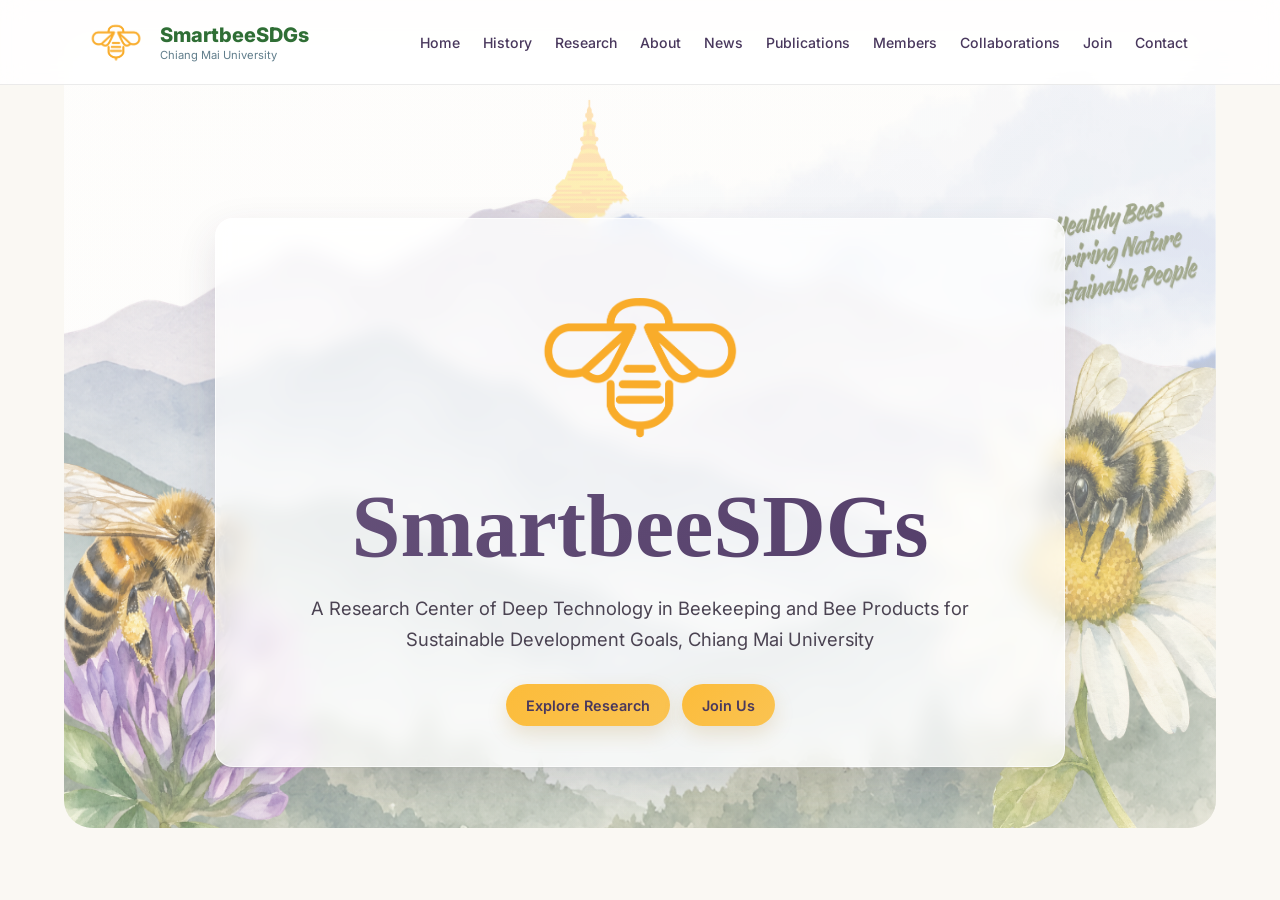
<file: index.html>
<!doctype html>
<html lang="en">

<head>
    <meta charset="utf-8">
    <meta name="viewport" content="width=device-width, initial-scale=1">

    <title>SmartbeeSDGs</title>

    <meta
        name="description"
        content="Smart Bee Lab, Chiang Mai University - Research in bees, edible insects, microbiology, ecology and sustainable development."
    >

    <link
        href="https://fonts.googleapis.com/css2?family=Inter:wght@300;400;500;600;700;800&family=Playfair+Display:wght@500;600;700&display=swap"
        rel="stylesheet"
    >

    <link rel="stylesheet" href="styles.css">
</head>


<body>

<!-- =========================================================
     FIXED HEADER
========================================================= -->

<header class="site-header">

    <nav class="nav container">

        <div class="brand-area">

            <a href="#home" class="logo-link">
                <img src="logoSDGs.png" alt="SmartbeeSDGs Logo">
            </a>

            <a href="#home" class="brand">
                SmartbeeSDGs
                <small>Chiang Mai University</small>
            </a>

        </div>


        <button
            class="nav-toggle"
            id="navToggle"
            aria-label="Toggle navigation"
            aria-expanded="false"
        >
            ☰
        </button>


        <ul class="nav-links" id="navLinks">

            <li>
                <a href="#home" class="nav-link">Home</a>
            </li>

			<li>
                <a href="#history" class="nav-link">History</a>
            </li>

            <li>
                <a href="#research" class="nav-link">Research</a>
            </li>

            <li>
                <a href="#about" class="nav-link">About</a>
            </li>

            <li>
                <a href="#News" class="nav-link">News</a>
            </li>

            <li>
                <a href="#publication" class="nav-link">Publications</a>
            </li>

            <li>
                <a href="Member2.html" class="nav-link">Members</a>
            </li>

            <li>
                <a href="Partners.html" class="nav-link">Collaborations</a>
            </li>

            <li>
                <a href="#join" class="nav-link">Join</a>
            </li>

            <li>
                <a href="#contact" class="nav-link">Contact</a>
            </li>

        </ul>

    </nav>

</header>



<!-- =========================================================
     MAIN FULL-SCREEN SCROLLER
========================================================= -->

<main id="page-scroll">


    <!-- =====================================================
         PAGE 1 : HOME
    ====================================================== -->

    <section
        id="home"
        class="page-section home-section"
    >

        <div class="section-background"></div>

        <div class="section-overlay"></div>

        <div class="container home-content">

            <div class="hero-inner glass">

                <img
                    src="logoSDGs.png"
					align="Center" width="400"
                    class="hero-logo"
                    alt="SmartbeeSDGs Logo"
                >

                <h1 class="hero-title">
                    SmartbeeSDGs
                </h1>

                <p class="hero-sub">
                    A Research Center of Deep Technology in Beekeeping and Bee Products for
                    Sustainable Development Goals, Chiang Mai University
                </p>

                <div class="hero-cta">

                    <a
                        class="btn primary"
                        href="Publications.html"
                    >
                        Explore Research
                    </a>

                    <a
                        class="btn primary"
                        href="#contact"
                    >
                        Join Us
                    </a>

                </div>

            </div>

        </div>

    </section>



	<!-- =====================================================
     PAGE : LAB HISTORY & LEGACY
====================================================== -->

<section
    id="history"
    class="page-section history-section"
>

    <div class="section-background"></div>

    <div class="section-overlay"></div>

    <div class="container">

<div class="history-wrapper">

    <div class="glass history-box">

        <!-- LEFT SIDE: HISTORY CONTENT -->
        <div class="history-content">

            <span class="section-kicker">
                Our History &amp; Legacy
            </span>

            <h2>A Vision That Lives On</h2>

            <p class="text-justify">
                The SMART BEE SDGs Research Center was established
                in 2010 by Professor Dr. Panuwan Chantawannakul.
                Initially named “SMART Beekeepers,” the Center
                was founded with a vision of improving the quality
                of life of Thai beekeepers through multidisciplinary
                science, innovation, and community engagement.
            </p>

            <p class="text-justify">
                Professor Panuwan earned her bachelor's degree
                from Chiang Mai University and her Ph.D. from
                Cardiff University, United Kingdom. She was a
                founding member of the COLOSS Association and
                later served as its Vice President. Recognized
                among the world’s top 2% of scientists in entomology,
                she was internationally renowned for her pioneering
                research on bee health and received numerous
                awards at both national and international levels.
            </p>

            <p class="text-justify">
                Professor Panuwan passed away in March 2022,
                but her vision continues through her research,
                colleagues, students, and the communities she
                inspired. We remain committed to carrying forward
                her passion for bees and her dedication to using
                science to improve people's lives.
            </p>

            <div class="history-tribute">

                <p class="tribute-title">
                    Forever Our Bee Queen
                </p>

                <p class="tribute-text">
                    We will always remember and deeply miss
                    our beloved “Bee Queen.”
                </p>

            </div>

        </div>


        <!-- RIGHT SIDE: LOGOS AND YEARS -->
        <div class="history-right">

            <div class="history-logos">

                <div class="history-logo-item">
                    <img src="oldlogo.png"
                         alt="SMART BEE SDGs old logo">
                    <span class="history-logo-year">2018</span>
                </div>

                <span class="logo-divider"></span>

                <div class="history-logo-item">
                    <img src="oldlogo2.jpg"
                         alt="SMART BEE SDGs second logo">
                    <span class="history-logo-year">2023</span>
                </div>

                <span class="logo-divider"></span>

                <div class="history-logo-item">
                    <img src="newlogo.jpg"
                         alt="SMART BEE SDGs new logo">
                    <span class="history-logo-year">2025</span>
                </div>

            </div>


            <!-- FOUNDER IMAGE -->
            <div class="history-image">

                <img
                    src="AJ Nu.png"
                    alt="Professor Dr. Panuwan Chantawannakul,
                         founder of the SMART BEE SDGs Research Center"
                >

                <p class="history-caption">
                    Professor Dr. Panuwan Chantawannakul
                    <span>Founder, established in 2010</span>
                </p>

            </div>

        </div>

    </div>

</div>

</section>


    <!-- =====================================================
         PAGE 2 : RESEARCH AREAS
    ====================================================== -->

    <section
        id="research"
        class="page-section research-section"
    >

        <div class="section-background"></div>

        <div class="section-overlay"></div>

        <div class="container research-container">

            <div class="glass research-box">

                <div class="section-heading">

                    <span class="section-kicker">
                        What We Study
                    </span>

                    <h2 class="section-title">
                        Research Areas
                    </h2>

                    <p class="section-intro" align="justify">
			Our research brings together microbiology, ecology, biodiversity, food and fermentation, environmental systems, ethno-microbiology, heritage science, technology, and 				sustainable development.
                    </p>

                </div>


                <div class="research-grid">

      			<a href="#bee" class="item" style="text-decoration: none; color: inherit;">
        		<img src="forage.png" width="200" alt="Bee Health and Bee Biology">
       			<span>Bee Biology &amp;<br>Bee Health</span>
   				</a>

    			<a href="#edible-insects" class="item" style="text-decoration: none; color: inherit;">
        		<img src="edible5.png" width="200" alt="Edible Insects">
        		<span>Edible Insects</span>
   				</a>

    			<a href="#microbiome" class="item" style="text-decoration: none; color: inherit;">
        		<img src="micro.png" width="200" alt="Microbiome">
        		<span>Microbiome<br>&amp; Microbial Ecology</span>
   				</a>

    			<a href="#cultural-heritage" class="item" style="text-decoration: none; color: inherit;">
        		<img src="heritage.png" width="200" alt="Cultural Heritage Microbiology">
       			<span>Cultural Heritage<br>Microbiology</span>
    			</a>

    			<a href="#ethno-microbiology" class="item" style="text-decoration: none; color: inherit;">
        		<img src="ferment.png" width="200" alt="Ethno-microbiology">
        		<span>Ethno-microbiology</span>
   				</a>

    			<a href="#tea-science" class="item" style="text-decoration: none; color: inherit;">
        		<img src="teas.png" width="200" alt="Tea science">
        		<span>Tea Science</span>
    			</a>
    
    			<a href="Partners.html" class="item" style="text-decoration: none; color: inherit;">
    			<img src="colab.png" width="200" alt="Collaborations">
    			<span>Collaborations<br></span>
				</a>
    
    			<div class="item">
        		<img src="product.png" width="200" alt="Our Products">
        		<span>Our Products</span>
    			</div>

			
				</div>
            </div>

        </div>

    </section>



    <!-- =====================================================
         PAGE 3 : ABOUT
    ====================================================== -->


<section
    id="about"
    class="page-section about-section"
>

    <div class="section-background"></div>

    <div class="section-overlay"></div>

    <div class="container">

        <div class="slider-wrapper">

          <button class="slider-arrow slider-arrow-left" onclick="scrollSlider(this, -1)">
           ‹
          </button>

      <div class="about-slider">

            <!-- ================= ABOUT 1 ================= -->
            <div class="about-slide" id="bee">

                <div class="glass contact-grid about-box">

                    <div class="about-content">

                        <span class="section-kicker">
                            About Us
                        </span>

                        <h2>
                            Bee Biology & Bee Health
                        </h2>

                    <p class="text-justify">
                        Our research focuses on the biology, health, and 
                        ecological interactions of honeybees and other 
                        pollinators. We investigate bee physiology, immune 
                        responses, and the effects of pathogens, parasites, 
                        pesticides, and environmental stressors on bee health and
                        survival.
                    </p>

                    <p class="text-justify">
                        Our studies also explore the diversity and transmission 
                        of bee pathogens, including viruses, bacteria, fungi, and
                        microsporidian parasites, to better understand disease 
                        dynamics and their impacts on bee populations. In 
                        addition, our research focuses on disease monitoring and 
                        prevention, sustainable beekeeping practices, honey 
                        quality assessment, and the development of value-added 
                        bee products.
                    </p>

                    <p class="text-justify">
                        By integrating molecular biology, microbiology, and 
                        experimental approaches, we aim to improve disease 
                        detection and management, enhance beekeeping practices, 
                        and promote high-quality honey production. Through these 
                        efforts, we support healthy bee populations, sustainable 
                        beekeeping, and the conservation of pollinators and their
                        essential ecological roles.
                    </p>

  		                <ul class="styled-list">

                        <li>Bee Biology, Physiology & Immunity</li>

                        <li>Bee Health, Diseases & Parasites</li>

                        <li>Pesticide Toxicity & Environmental Stress</li>

                        <li>Pathogen Detection & Disease Management</li>

                        <li>Pollinator Health & Conservation</li>

                        <li>Honey Quality & Production</li>
                        
                        <li>Sustainable Beekeeping & Product Development</li>
                        
                        

                    </ul>

                    </div>

                    <div class="about-image2">

                        <img
                            src="beehealth.png"
                            
                            alt="Smart Bee Lab bees research"
                       	height="500" width="370"
                        >

                    </div>

                </div>

            </div>
            
            

            <!-- ================= ABOUT 2 ================= -->
            <div class="about-slide" id="edible-insects">

                <div class="glass contact-grid about-box">

                    <div class="about-content">

                        <span class="section-kicker">
                            About Us
                        </span>

                        <h2>
                            Edible Insects
                        </h2>

                    <p class="text-justify">
                        Our research explores edible insects as sustainable 
                        biological resources, focusing on their biology, 
                        diversity, development, nutrition, and potential 
                        applications. We investigate insect growth, development, 
                        and rearing practices to improve cultivation methods, 
                        production efficiency, and the sustainable utilization of
                        insect resources. 
                    </p>

<p class="text-justify">
                         Our work also examines the nutritional composition and 
                         potential benefits of edible insects, exploring their 
                         applications as alternative protein sources and 
                         ingredients for food and other value-added products. We 
                         also explore opportunities to improve insect utilizatio, with enhanced quality and practical applications.
                    </p>


                    <p class="text-justify">
                        By understanding insect biology and integrating 
                        scientific knowledge with practical approaches, our 
                        research aims to promote sustainable insect farming, 
                        improve production systems, and support the development 
                        of innovative insect-based products. Through these 
                        efforts, we contribute to sustainable food systems, 
                        efficient resource utilization, and the growing potential
                        of edible insects as alternative food resources for the 
                        future.
                    </p>

                    

  		              <ul class="styled-list">

                        <li>Edible Insect Biology, Diversity & Development</li>

                        <li>Insect Growth, Rearing & Cultivation</li>

                        <li>Nutritional Composition & Potential Benefits</li>

                        <li>Sustainable Insect Farming & Production</li>

                        <li>Insects as Alternative Protein Sources</li>

                        <li>Insect-Based Food & Product Development</li>
                        
                        <li>Value-Added Products & Resource Utilization</li>
                        
                        <li>Sustainable Food Systems & Food Security</li>

                    </ul>

                    </div>

                    <div class="about-image2">

                        <img
                            src="edibleinsect.png"
                            alt="Smart Bee Lab bees research"
                        height="500" width="390">

                    </div>

                </div>

            </div>


             <!-- ================= ABOUT 3 ================= -->
            <div class="about-slide" id="microbiome">

                <div class="glass contact-grid about-box">

                    <div class="about-content">

                        <span class="section-kicker">
                            About Us
                        </span>

                        <h3>
                            Microbiome & Microbial Ecology
                        </h3>

                    <p class="text-justify">
                       Our research focuses on the diversity, composition, and 
                       ecological functions of microbial communities across 
                       various natural and human-associated environments. By 
                       integrating molecular techniques, next-generation 
                       sequencing, and bioinformatics, we investigate microbial 
                       community structures, ecological interactions, and the 
                       environmental factors shaping microbial diversity. 
                    </p>

                    <p class="text-justify">
                        Our studies explore the relationships between 
                        microorganisms and their surrounding environments, 
                        including their roles in ecosystem processes, nutrient 
                        cycling, and biological interactions. Furthermore, we 
                        study gut microbiomes to understand microbial diversity 
                        and host–microbe interactions. Our microbial ecology 
                        research also explores microbial communities in soil, 
                        mining sites, and landfills, and  we also investigate the
                        functional potential of microbial communities and their 
                        responses to environmental changes. Through these 
                        approaches, our research aims to advance the 
                        understanding of microbial ecology and support the 
                        conservation, sustainable management, and utilization of 
                        microbial resources.
                    </p>
                    
                   
                       
                    
  		              <ul class="styled-list">

                        <li>Next-Generation Sequencing & Bioinformatics</li>

                        <li>Microbial Functional Prediction</li>
                        
                        <li>Environmental & Host-Associated Microbiomes</li>

                        <li>Microbial Community Dynamics</li>

                        <li>Microbial Diversity & Community Structure</li>

                        <li>Microbial Ecology & Interactions</li>
                        
                        <li>Microbial Resource Conservation </li>
                        
                        <li>Sustainable Utilization</li>


                    </ul>

                    </div>

                    <div class="about-image">

                        <img
                            src="beemeta.png"
                            alt="Smart Bee Lab bees research"
                        >

                    </div>

                </div>

            </div>
            
            
            
            <!-- ================= ABOUT 4 ================= -->
            <div class="about-slide" id="cultural-heritage">

                <div class="glass contact-grid about-box">

                    <div class="about-content">

                        <span class="section-kicker">
                            About Us
                        </span>

                        <h2>
                           Cultural Heritage Microbiology
                        </h2>

                    <p class="text-justify">
                       Our research explores the relationships between 
                       microorganisms, biodiversity, ecosystems, and cultural 
                       heritage. We bring together microbial ecology, 
                       environmental microbiology, and conservation science to 
                       understand how microbial communities interact with their 
                       surrounding environments, heritage materials, and 
                       archaeological sites.
                    </p>

                    <p class="text-justify">
                       Our also investigate microbial communities associated with
                       cultural heritage and archaeological sites, focusing on 
                       microbial diversity, community composition, environmental 
                       influences, and their interactions with heritage materials
                       and surrounding environments. We examine how environmental
                       conditions influence microbial growth and contribute to 
                       biodeterioration processes that may affect the 
                       preservation of cultural heritage. Through 
                       interdisciplinary research, we examine ecological 
                       processes associated with biodeterioration and provide 
                       knowledge to support the monitoring, conservation, and 
                       preservation of cultural heritage, archaeological 
                       materials, and their surrounding environments.
                    </p>

                    
                    
  		<ul class="styled-list">

                        <li>Microbial Ecology & Biodiversity</li>

                        <li>Microbial Community Analysis</li>

                        <li>Cultural Heritage Microbiology</li>

                        <li>Archaeological & Heritage Sites</li>

                        <li>Biodeterioration</li>

			<li>Conservation & Preservation</li>

                    </ul>

                    </div>

                    <div class="about-image">

                        <img
                            src="peeman.png"
                            alt="Smart Bee Lab bees research"
                        >

                    </div>

                </div>

            </div>
            

            <!-- ================= ABOUT 5 ================= -->
            <div class="about-slide" id="ethno-microbiology">

                <div class="glass contact-grid about-box">

                    <div class="about-content">

                        <span class="section-kicker">
                            About Us
                        </span>

                        <h2>
                           Ethno-microbiology
                        </h2>

                    <p class="text-justify">
                        Our research investigates microbial communities 
                        associated with traditional and indigenous fermented 
                        foods, particularly those of ethnolinguistic communities 
                        in Northern Thailand. Using next-generation sequencing 
                        and microbiome analysis, we explore microbial diversity, 
                        community structure, microbial interactions, and 
                        predicted functional potential associated with different 
                        fermentation practices. 
                    </p>

                    <p class="text-justify">
                        Our studies integrate microbiology with traditional 
                        knowledge to understand how cultural practices and 
                        fermentation processes shape microbial communities. We 
                        also investigate beneficial microorganisms and potential 
                        microbial indicators related to food quality and safety, 
                        with the goal of supporting the conservation, improvement, and value-added development of traditional fermented foods. Furthermore, we 
                        explore the relationships between microbial diversity, 
                        fermentation conditions, and the unique characteristics 
                        of traditional food products. This research contributes 
                        to documenting local food heritage and identifying 
                        opportunities for sustainable food production and future 
                        applications of beneficial microorganisms.
                    </p>

  		<ul class="styled-list">

                        <li>Traditional Fermented Food Microbiome</li>

                        <li>Ethno-microbiology</li>

                        <li>Microbial Diversity & Community Structure</li>

                        <li>Microbial Interaction & Network Analysis</li>

                        <li>Functional Prediction & Beneficial Microorganisms</li>
 			
			<li>Food Quality, Safety & Sustainability</li>

                    </ul>

                    </div>

                   
					<div class="about-image2">
                        <img
                            src="ethno.png"
                            alt="Smart Bee Lab bees research"
							height="500" width="380"
                        >

                   </div>

                </div>

            </div>

            
            <!-- ================= ABOUT 6 ================= -->
            <div class="about-slide" id="tea-science">

                <div class="glass contact-grid about-box">

                    <div class="about-content">

                        <span class="section-kicker">
                            About Us
                        </span>

                        <h2>
                            Tea Science
                        </h2>

                    <p class="text-justify">
                        Our research and activities explore the science, history,
                        and cultural heritage of tea, with a focus on tea 
                        chemistry, fermentation, brewing techniques, and sensory 
                        characteristics. We investigate the chemical compounds 
                        and biological processes that contribute to the flavor, 
                        aroma, and quality of different tea varieties, while 
                        exploring traditional and modern tea-processing methods.
                    </p>

                    <p class="text-justify">
                        Our interests also extend to the development of 
                        innovative fermented tea products, particularly those 
                        utilizing Thai Assam tea (<i>Camellia sinensis</i> var. 
                        <i>assamica</i>) and fermentation techniques inspired by 
                        traditional Pu-erh tea production. We also explore how microbial activity and fermentation conditions influence tea quality, flavor development, and product characteristics. Through research, 
                        product development, educational workshops, and cultural 
                        activities, we aim to integrate scientific knowledge with
                        traditional tea wisdom, promote tea appreciation, and 
                        support the sustainable development of local tea 
                        resources.
                    </p>

  		<ul class="styled-list">

                        <li>Tea Chemistry & Bioactive Compounds</li>

                        <li>Tea Fermentation & Microbiology</li>

                        <li>Tea Processing & Product Development</li>

                        <li>Tea Brewing Science</li>

                        <li>Tea Sensory Evaluation</li>

		                  	<li>Tea History & Cultural Heritage</li>
		                  	
		                  	<li>Tea Education & Workshops</li>

                    </ul>

                    </div>

                    <div class="about-image">

                        <img
                            src="teasci.png"
                            alt="Smart Bee Lab bees research"
                        >

                    </div>

                </div>

            </div>

        </div>

		<button class="slider-arrow slider-arrow-right" onclick="scrollSlider(this, 1)">
        ›
    </button>

    </div>

</section>



    <!-- =====================================================
         PAGE 4 : NEWS
    ====================================================== -->

<section id="News" class="page-section news-section">

    <div class="section-background"></div>
    <div class="section-overlay"></div>

    <div class="container news-container">

        <div class="section-heading centered">
            <span class="section-kicker">Latest Updates</span>
            <h2 class="section-title">Recent News</h2>
        </div>
		
<div class="slider-wrapper">

    <button class="slider-arrow slider-arrow-left" onclick="scrollSlider(this, -1)">
        ‹
    </button>

    <div class="news-slider">
		
    <!-- PAGE 1 -->
    <div class="news-slide">

        <div class="cards-grid">

            <!-- NEWS 1 -->
            <article class="card glass">
                <img src="612452.jpg" class="news-img" alt="CMU Award">

                <div class="card-content">
                    <h3>International Award</h3>

                    <p class="text-justify" align="justify">
                        Received a "Highly Commended" distinction at the international
                        Times Higher Education (THE) Awards Asia 2026 in the
                        "Outstanding Contribution to Regional Development" category.
                    </p>

                    <div class="card-actions">
                        <a class="btn small"
                           href="https://www.facebook.com/share/p/1S3qrdUNX2/"
                           target="_blank"
                           rel="noopener">
                            View
                        </a>
                    </div>
                </div>
            </article>

			<!-- NEWS 2-->
			<article class="card glass">
                <img src="SHB workshop.jpg"
                     class="news-img"
                     alt="Small Hive Beetle and Its Management">

                <div class="card-content">
                    <h3>International Workshop </h3>

                    <p class="text-justify" align="justify">
                        The International Workshop on 'Small Hive Beetle and Its Management' was held on 5–6 November 2026 
						at MIdS, Chiang Mai University, bringing together international experts and 
						the COLOSS Small Hive Beetle Task Force to discuss SHB challenges, control strategies, and regional cooperation. 
						
                    </p>

                    <div class="card-actions">
                        <a class="btn small"
                           href="https://www.facebook.com/share/p/1F53diKDHj/"
                           target="_blank"
                           rel="noopener">
                            View
                        </a>
                    </div>
                </div>
            </article>
			
			
			<!-- NEWS 3 -->
			<article class="card glass">
                <img src="MKCF forum.jpg"
                     class="news-img"
                     alt="Mekong-Republic of Korea Cooperation Forum 2026">

                <div class="card-content">
                    <h3>Mekong-ROK Cooperation Forum 2026</h3>

                    <p class="text-justify" align="justify">
                        The SmartbeeSDGs team attended the Mekong-Republic of Korea Cooperation Forum 2026 on October 27 
						at the Grande Centre Point Lumphini Hotel in Bangkok, under the theme "Driving Mekong-Republic 
						of Korea Cooperation Toward Concrete and Sustainable Results."
                    </p>

                    <div class="card-actions">
                        <a class="btn small"
                           href="https://www.facebook.com/share/p/1KH289mkh6/"
                           target="_blank"
                           rel="noopener">
                            View
                        </a>
                    </div>
                </div>
            </article>

            
            

        </div>

    </div>


    <!-- PAGE 2 -->
    <div class="news-slide">

        <div class="cards-grid">

            <!-- NEWS 4 -->
			<article class="card glass">
                <img src="china con.jpg"
                     class="news-img"
                     alt="Asian Apicultural Association Conference">

                <div class="card-content">
                    <h3>Asian Apicultural Association Conference</h3>

                    <p class="text-justify" align="justify">
                        The SMART BEE SDGs team attended the Asian Apicultural Association conference in Fuzhou, 
						China to present research from our center. Together with representatives from Gyeongkuk National University, 
						south Korea.
                    </p>

                    <div class="card-actions">
                        <a class="btn small"
                           href="https://www.facebook.com/share/p/1F9ZY4uY9L/"
                           target="_blank"
                           rel="noopener">
                            View
                        </a>
                    </div>
                </div>
            </article>

            <!-- NEWS 5 -->
			<article class="card glass">
                <img src="cambodia.jpg"
                     class="news-img"
                     alt="Seminar and Workshop in Cambodia">

                <div class="card-content">
                    <h3>Seminar and Workshop</h3>

                    <p class="text-justify" align="justify">
                        Seminar and workshop under the theme
                        “Sustainable Beekeeping, Bee Health, and Pollinator Forage Resources in Cambodia”
                        at National Meanchey University, Cambodia.
                    </p>

                    <div class="card-actions">
                        <a class="btn small"
                           href="https://www.facebook.com/share/p/1Dg8T7VSNn/"
                           target="_blank"
                           rel="noopener">
                            View
                        </a>
                    </div>
                </div>
            </article>

			
          <!-- NEWS 6 -->
			<article class="card glass">
                <img src="vietnam.jpg"
                     class="news-img"
                     alt="Seminar and Workshop in Vietnam">

                <div class="card-content">
                    <h3>Seminar and Workshop</h3>

                    <p class="text-justify" align="justify">
                        Seminar and workshop under the theme
                        “Technical Training on Beekeeping Technologies, Artificial Insemination, 
						and Value-Added Honey Product Processing” 
                        at Sa Pa, Vietnam.
                    </p>

                    <div class="card-actions">
                        <a class="btn small"
                           href="https://www.facebook.com/share/p/1D42SA8vST/"
                           target="_blank"
                           rel="noopener">
                            View
                        </a>
                    </div>
                </div>
            </article>

        </div>

    </div>
		
			 <!-- PAGE 3 -->
    		<div class="news-slide">
				 <div class="cards-grid">
				
			 <!-- NEWS 7 -->
		<article class="card glass">
                <img src="Laos1.jpeg"
                     class="news-img"
                     alt="Seminar and Workshop in Laos">

                <div class="card-content">
                    <h3>Seminar and Workshop</h3>

                    <p class="text-justify" align="justify">
                        Seminar and workshop under the theme
                        “Upgrading Cricket Farming and High-Value Product Development”
                        at National University of Laos (NUOL), Vientiane, Lao PDR.
                    </p>

                    <div class="card-actions">
                        <a class="btn small"
                           href="https://www.facebook.com/share/p/1BtRfsGwVF/"
                           target="_blank"
                           rel="noopener">
                            View
                        </a>
                    </div>
                </div>
            </article>

					  <!-- NEWS 8 -->
					<article class="card glass">
                <img src="myanmar1.jpeg"
                     class="news-img"
                     alt="Seminar and Workshop in Myanmar">

                <div class="card-content">
                    <h3>Seminar and Workshop</h3>

                    <p class="text-justify" align="justify">
                        Seminar and workshop under the theme
                        "FROM FLOWER TO JAR: Understanding Bee Health, Bee Viruses,
                        and Honey Products for Better Beekeeping."
                        at the PARKROYAL Hotel in Yangon, Myanmar.
                    </p>

                    <div class="card-actions">
                        <a class="btn small"
                           href="https://www.facebook.com/share/p/1BXREpADgS/"
                           target="_blank"
                           rel="noopener">
                            View
                        </a>
                    </div>
                </div>
            </article>
			
		 <!-- NEWS 9 -->
			<article class="card glass">
                <img src="AI.png"
                     class="news-img"
                     alt="Bee Vision AI">

                <div class="card-content">
                    <h3>Bee Vision AI </h3>

                    <p class="text-justify" align="justify">
                        A robotic system that helps researchers accurately analyze 
						the structure and composition of honeybee colonies and hives. 
						In the future, it will be able to detect signs of disease and provide early warnings to 
						beekeepers through miniature sensors installed inside the hive.
                    </p>

                    <div class="card-actions">
                        <a class="btn small"
                           href="https://www.facebook.com/share/p/19uB6RjGx3/"
                           target="_blank"
                           rel="noopener">
                            View
                        </a>
                    </div>
                </div>
            </article>
          

        </div>

    </div>

</div>
	<button class="slider-arrow slider-arrow-right" onclick="scrollSlider(this, 1)">
        ›
    </button>
    </div>
</section>


    <!-- =====================================================
         PAGE 5 : PUBLICATIONS
    ====================================================== -->

    <section
        id="publication"
        class="page-section publication-section"
    >

        <div class="section-background"></div>

        <div class="section-overlay"></div>

        <div class="container publication-container">

            <div class="glass publication-box">

                <div class="section-heading">

                    <span class="section-kicker">
                        Research Output
                    </span>

                    <h2 class="section-title">
                        Recent Publications
                    </h2>

                </div>


                <div class="publication-scroll">

                    <ul class="pub-list">

                        <li class="pub-item">

                            <div class="pub-year">
                                2026
                            </div>

                            <div class="pub-content">

                                <a
                                    href="https://www.mdpi.com/2075-4450/17/10/986"
                                    class="pub-title"
                                    target="_blank"
                                    rel="noopener"
                                >
                                    <strong>
                                       Habitat Suitability of Megalopteran Communities in Thailand: Conservation Implications Under Climate Change
                                    </strong>
                                </a>

                                <div class="pub-authors">
                                   Kanuengnit Wayo, Pranote Yaowapaksopon, <strong>Terd Disayathanoowat</strong>, 
									Akihiro Nakamura, Xingyue Liu, Watit Khokthong, Kanyakorn Piraonapicha
                                </div>

                                <div class="pub-venue">
                                  Insects, 17(10), 986, 2026
                                </div>

                            </div>

                        </li>

						
						<hr>


                        <li class="pub-item">

                            <div class="pub-year">
                                2026
                            </div>

                            <div class="pub-content">

                                <a
                                    href="https://www.mdpi.com/2075-4450/17/9/956"
                                    class="pub-title"
                                    target="_blank"
                                    rel="noopener"
                                >
                                    <strong>
                                        Baseline Detection of Honey Bee Viruses and <i>Nosema ceranae</i> in <i>Apis</i> Species from Cambodia and Laos
                                    </strong>
                                </a>

                                <div class="pub-authors">
                                   Tial C Ling, Thunyarat Chantaphanwattana, Patcharin Phokasem, Chainarong Sinpoo, 
									Chhouk Chheang, Viengkhone Vannachak, Yulong Guo, Shaokang Huang, Eui-Joon Kil, <strong>Terd Disayathanoowat</strong>
                                </div>

                                <div class="pub-venue">
                                   Insects, 17(9), 956, 2026
                                </div>

                            </div>

                        </li>


						 <hr>


                        <li class="pub-item">

                            <div class="pub-year">
                                2026
                            </div>

                            <div class="pub-content">

                                <a
                                    href="https://www.mdpi.com/1422-0067/27/17/7782"
                                    class="pub-title"
                                    target="_blank"
                                    rel="noopener"
                                >
                                    <strong>
                                        Combination of Melittin and <i>Clinacanthus nutans</i> Extract 
                               			Enhances Antiviral Efficacy Against Dengue Virus Serotype 2 Infection
                                    </strong>
                                </a>

                                <div class="pub-authors">
                                    Natthanich Boonsatit, Somluethai Fungfueang, Saruda Thongyim, 
									Yingmanee Tragoolpua, <strong>Terd Disayathanoowat</strong>, George S Baillie, Aussara Panya
                                </div>

                                <div class="pub-venue">
                                    International Journal of Molecular Sciences, 27(17), 7782, 2026
                                </div>

                            </div>

                        </li>

						
						
						<hr>


                        <li class="pub-item">

                            <div class="pub-year">
                                2026
                            </div>

                            <div class="pub-content">

                                <a
                                    href="https://www.mdpi.com/2304-8158/15/17/3048"
                                    class="pub-title"
                                    target="_blank"
                                    rel="noopener"
                                >
                                    <strong>
                                        Stage-Associated Physicochemical and Chemical Profiles 
                                		of a Single Production Run of <i>Tithonia diversifolia</i> Honey Mead: An Exploratory Study
                                    </strong>
                                </a>

                                <div class="pub-authors">
                                    Sahutchai Inwongwan, Gerry Renaldi, Patcharin Phokasem, Chainarong Sinpoo, 
									Tanyawat Keaewsalud, Hlaing Min Oo, Hien Thu Aung, Jeehye Sung, 
									Rajnibhas Sukeaw Samakradhamrongthai, <strong>Terd Disayathanoowat</strong>
                                </div>

                                <div class="pub-venue">
                                    Foods, 15(17), 3048, 2026
                                </div>

                            </div>

                        </li>

						
						<hr>
						
						<li class="pub-item">

                            <div class="pub-year">
                                2026
                            </div>

                            <div class="pub-content">

                                <a
                                    href="https://www.nature.com/articles/s41538-026-00911-7"
                                    class="pub-title"
                                    target="_blank"
                                    rel="noopener"
                                >
                                    <strong>
                                        Floral origin influences physicochemical,
                                        volatiles, and taste profiles of <i>Apis mellifera</i>
                                        honey in Northern Thailand
                                    </strong>
                                </a>

                                <div class="pub-authors">
                                    Gerry Renaldi, Arriya Tadtan, Napatsawan Chaimahawan,
                                    Natthanicha Banpacha, Hiran Janpeng,
                                    <strong>Terd Disayathanoowat</strong>,
                                    Wanalee Sangpimpa &amp; Rajnibhas Sukeaw
                                    Samakradhamrongthai
                                </div>

                                <div class="pub-venue">
                                    npj Science of Food volume 10,
                                    Article number: 263 (2026)
                                </div>

                            </div>

                        </li>


                        <hr>


                        <li class="pub-item">

                            <div class="pub-year">
                                2026
                            </div>

                            <div class="pub-content">

                                <a
                                    href="https://link.springer.com/article/10.1186/s13036-026-00686-1"
                                    class="pub-title"
                                    target="_blank"
                                    rel="noopener"
                                >
                                    <strong>
                                        Proof-of-concept engineering of <i>Escherichia coli</i>
                                        expressing a bee-derived cytochrome P450
                                        monooxygenase for thiamethoxam detoxification
                                    </strong>
                                </a>

                                <div class="pub-authors">
                                    Pachara Sattayawat, Kasimaporn Promubon,
                                    Kritapas Sripinta, Warisa Chunguaongsuk,
                                    Chonlaphon Juntama, Nuttapol Noirungsee,
                                    Aussara Panya,
                                    <strong>Terd Disayathanoowat</strong>
                                </div>

                                <div class="pub-venue">
                                    J Biol Eng 20, 110 (2026)
                                </div>

                            </div>

                        </li>


                        <hr>


                        <li class="pub-item">

                            <div class="pub-year">
                                2026
                            </div>

                            <div class="pub-content">

                                <a
                                    href="https://www.scielo.cl/scielo.php?script=sci_arttext&pid=S0718-58392026000400615&lng=en&nrm=iso&tlng=en"
                                    class="pub-title"
                                    target="_blank"
                                    rel="noopener"
                                >
                                    <strong>
                                        Influence of Pleurotus spent mushroom substrate
                                        on root-knot nematode infection and soil
                                        microbial dynamics
                                    </strong>
                                </a>

                                <div class="pub-authors">
                                    Jenjira Chobyen, Pornsuk Chaisuk, Yupa Chromkaew,
                                    Nakarin Jeeatid, Krit Sujarittam,
                                    <strong>Terd Disayathanoowat</strong>,
                                    Milan Chameera Samarakoon, Nilita Mukjang
                                </div>

                                <div class="pub-venue">
                                    Chil. j. agric. res. vol.86 no.4 Chillán
                                    Aug. 2026. Epub June 22, 2026
                                </div>

                            </div>

                        </li>


                        <hr>


                        <li class="pub-item">

                            <div class="pub-year">
                                2026
                            </div>

                            <div class="pub-content">

                                <a
                                    href="https://www.sciencedirect.com/science/article/pii/S0022201126000492?via%3Dihub"
                                    class="pub-title"
                                    target="_blank"
                                    rel="noopener"
                                >
                                    <strong>
                                        A rapid and specific loop-mediated isothermal
                                        amplification-lateral flow dipstick (LAMP-LFD)
                                        method for detecting <i>Melissococcus plutonius</i>,
                                        the causal agent of European foulbrood in
                                        honeybees
                                    </strong>
                                </a>

                                <div class="pub-authors">
                                    Anocha Poommouang, Phanupong Changtor,
                                    Pakjira Tongsut, Peeraya Nimnuan,
                                    Onchira Ritbamrung, Satawat Dokkiang,
                                    Chainarong Sinpoo, Patcharin Phokasem,
                                    Shao Kang Huang,
                                    <strong>Terd Disayathanoowat</strong>,
                                    Kittisak Buddhachat
                                </div>

                                <div class="pub-venue">
                                    Journal of Invertebrate Pathology,
                                    Volume 217, 2026, 108576
                                </div>

                            </div>

                        </li>


                        <hr>


                        <li class="pub-item">

                            <div class="pub-year">
                                2026
                            </div>

                            <div class="pub-content">

                                <a
                                    href="https://doi.org/10.3390/insects17060632"
                                    class="pub-title"
                                    target="_blank"
                                    rel="noopener"
                                >
                                    <strong>
                                        Metabolic and Gut Microbiome Responses to
                                        Paraquat Exposure in <i>Apis mellifera</i> Under
                                        Laboratory Conditions
                                    </strong>
                                </a>

                                <div class="pub-authors">
                                    Natasha Mills, Nantana Mills, Patcharin Phokasem,
                                    Giatgong Konguthaithip, Rujipas Yongsawas,
                                    Chanon Saksunwiriya, Chainarong Sinpoo,
                                    Sahutchai Inwongwan, Sasiprapa Krongdang,
                                    Ji-Ho Lee, Churdsak Jaikang,
                                    <strong>Terd Disayathanoowat</strong>
                                </div>

                                <div class="pub-venue">
                                    Insects, Volume 17(6), 2026, 632
                                </div>

                            </div>

                        </li>

                    </ul>

                </div>


                <div class="btn-container">

                    <a
                        href="Publications.html"
                        class="btn primary"
                    >
                        More Publications
                    </a>

                </div>

            </div>

        </div>

    </section>



    <!-- =====================================================
         PAGE 6 : JOIN US
    ====================================================== -->

    <section
        id="join"
        class="page-section join-section"
    >

        <div class="section-background"></div>

        <div class="section-overlay"></div>

        <div class="container join-container">

            <div class="glass join-box">

                <span class="section-kicker">
                    Work With Us
                </span>

                <h2 class="section-title">
                    Join Us
                </h2>

                <p class="join-intro">
                    The SmartbeeSDGs Lab is a highly interdisciplinary space where
                    biologists, microbial ecologists, geneticists, entomologists,
                    and engineers work together on bees, insects, and ecology.
                </p>


                <ul class="join-list">

                    <li>
                        Undergraduate &amp; Graduate Students
                    </li>

                    <li>
                        Postdoctoral Researchers
                    </li>

                    <li>
                        Academic &amp; Industry Collaborators
                    </li>

                    <li>
                        International Institutional Partners
                    </li>

                </ul>


                <a
                    href="#contact"
                    class="btn primary"
                >
                    Contact Us
                </a>

            </div>

        </div>

    </section>



    <!-- =====================================================
         PAGE 7 : CONTACT
    ====================================================== -->

    <section
        id="contact"
        class="page-section contact-section"
    >

        <div class="section-background"></div>

        <div class="section-overlay"></div>

        <div class="container contact-container">

            <div class="glass contact-grid contact-box">

                <div class="contact-content">

                    <span class="section-kicker">
                        Get In Touch
                    </span>

                    <h2>
                        Contact
                    </h2>

                    <p>
                        For more information or need help, please contact us.
                    </p>

                    <p>
                        <strong>Email:</strong>
                        smartbee2704@gmail.com
                    </p>

                    <div class="contact-button">

                        <a
                            href="mailto:smartbee2704@gmail.com"
                            class="btn primary"
                        >
                            Email Us
                        </a>

                    </div>

                </div>


                <div class="social-links">

                    <a
                        href="mailto:smartbee2704@gmail.com"
                        aria-label="Email"
                    >
                        <img src="email.png" alt="Email">
                    </a>


                    <a
                        href="https://www.facebook.com/smartbee2018"
                        target="_blank"
                        rel="noopener"
                        aria-label="Facebook"
                    >
                        <img src="facebook.png" alt="Facebook">
                    </a>


                    <a
                        href="https://youtube.com/@smartbeesdgs?si=PVBxk1AjCGaGW9Sj"
                        target="_blank"
                        rel="noopener"
                        aria-label="YouTube"
                    >
                        <img src="youtube.png"alt="YouTube">
                    </a>

                </div>

            </div>


             <footer class="site-footer">
    <div class="footer-container">
        
        <!-- left -->
        <div class="footer-left">
            <p class="copyright-left">
                &copy; <span id="year"></span> SmartbeeSDGs / Chiang Mai University
            </p>
        </div>

        <!-- right -->
        <div class="footer-right">
            <div class="university-location">
              Chiang Mai University, 239 Huay Kaew Rd, Suthep, Mueang Chiang Mai District, Chiang Mai 50200
            </div>
            
            <div class="footer-logos">
                <img src="SMLOGO.png" alt="SmartbeeSDGs Logo" class="footer-logo">
                <img src="cmulogo.png" alt="Chiang Mai University Logo" class="footer-logo">
            </div>
        </div>

    </div>
</footer>
        </div>

    </section>

</main>

<!-- SECTION ANIMATION & FOOTER SCRIPT -->
<script>
document.addEventListener("DOMContentLoaded", function () {

    const main = document.getElementById("page-scroll");
    const sections = document.querySelectorAll(".page-section");
    const navToggle = document.getElementById("navToggle");
    const navLinks = document.getElementById("navLinks");

    /* MOBILE NAVIGATION */
    if (navToggle) {
        navToggle.addEventListener("click", function () {
            navLinks.classList.toggle("active");
            const isOpen = navLinks.classList.contains("active");
            navToggle.setAttribute("aria-expanded", isOpen);
        });
    }

    document.querySelectorAll(".nav-link").forEach(function (link) {
        link.addEventListener("click", function () {
            navLinks.classList.remove("active");
            navToggle.setAttribute("aria-expanded", "false");
        });
    });

    /* ACTIVE SECTION ANIMATION */
    const observerOptions = {
        root: main,
        threshold: 0.55
    };

    const sectionObserver = new IntersectionObserver(function (entries) {
        entries.forEach(function (entry) {
            if (entry.isIntersecting) {
                entry.target.classList.add("section-active");
            } else {
                entry.target.classList.remove("section-active");
            }
        });
    }, observerOptions);

    sections.forEach(function (section) {
        sectionObserver.observe(section);
    });

    /* FOOTER YEAR */
    const year = document.getElementById("year");
    if (year) {
        year.textContent = new Date().getFullYear();
    }

});
</script>

<script>

function scrollSlider(button, direction) {

    const wrapper = button.closest(".slider-wrapper");
    const slider = wrapper.querySelector(".about-slider, .news-slider");

    if (!slider) return;

    const slides = slider.querySelectorAll(
        ".about-slide, .news-slide"
    );

    if (!slides.length) return;

    const slideWidth = slider.clientWidth;

    const currentIndex = Math.round(
        slider.scrollLeft / slideWidth
    );

    let newIndex = currentIndex + direction;

    /* =========================================
       LOOP FROM FIRST → LAST
    ========================================= */

    if (newIndex < 0) {
        newIndex = slides.length - 1;
    }

    /* =========================================
       LOOP FROM LAST → FIRST
    ========================================= */

    if (newIndex >= slides.length) {
        newIndex = 0;
    }

    slider.scrollTo({
        left: newIndex * slideWidth,
        behavior: "smooth"
    });
}

</script>
	

</body>
</html>
</file>
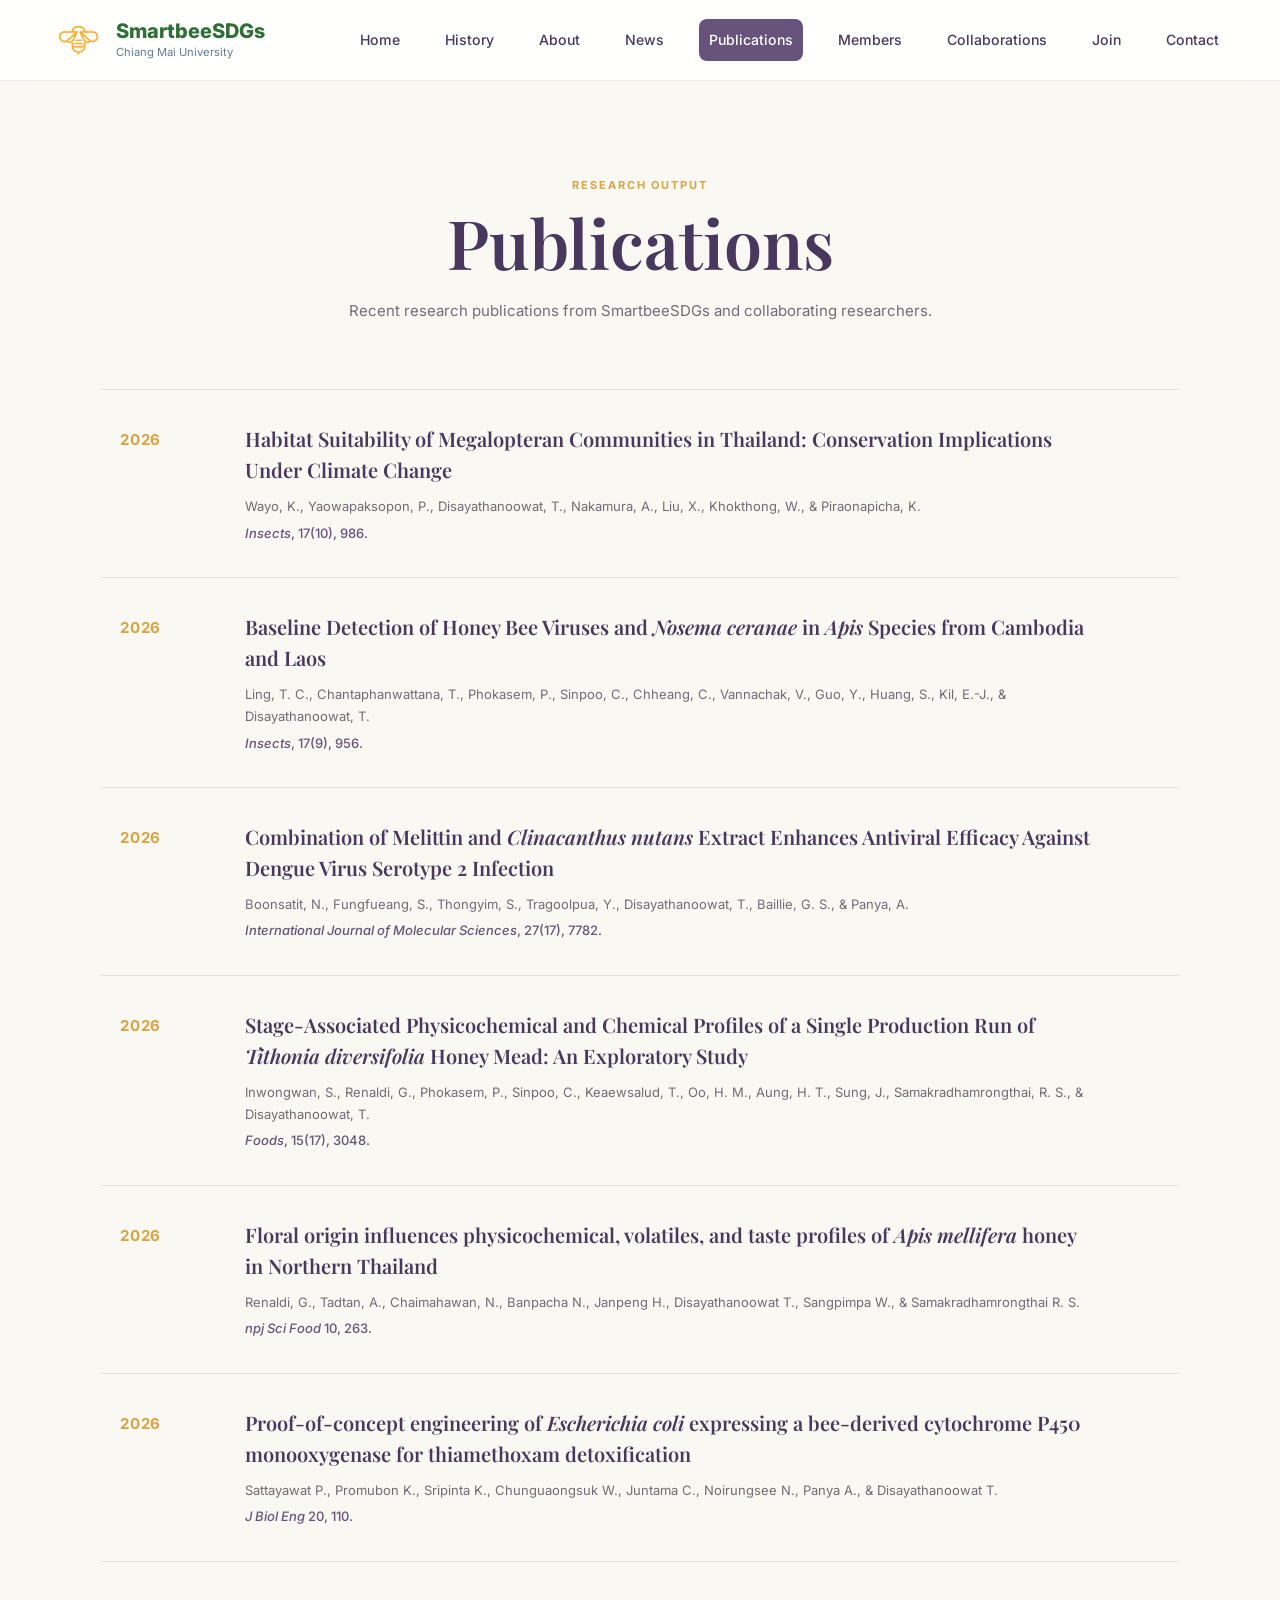
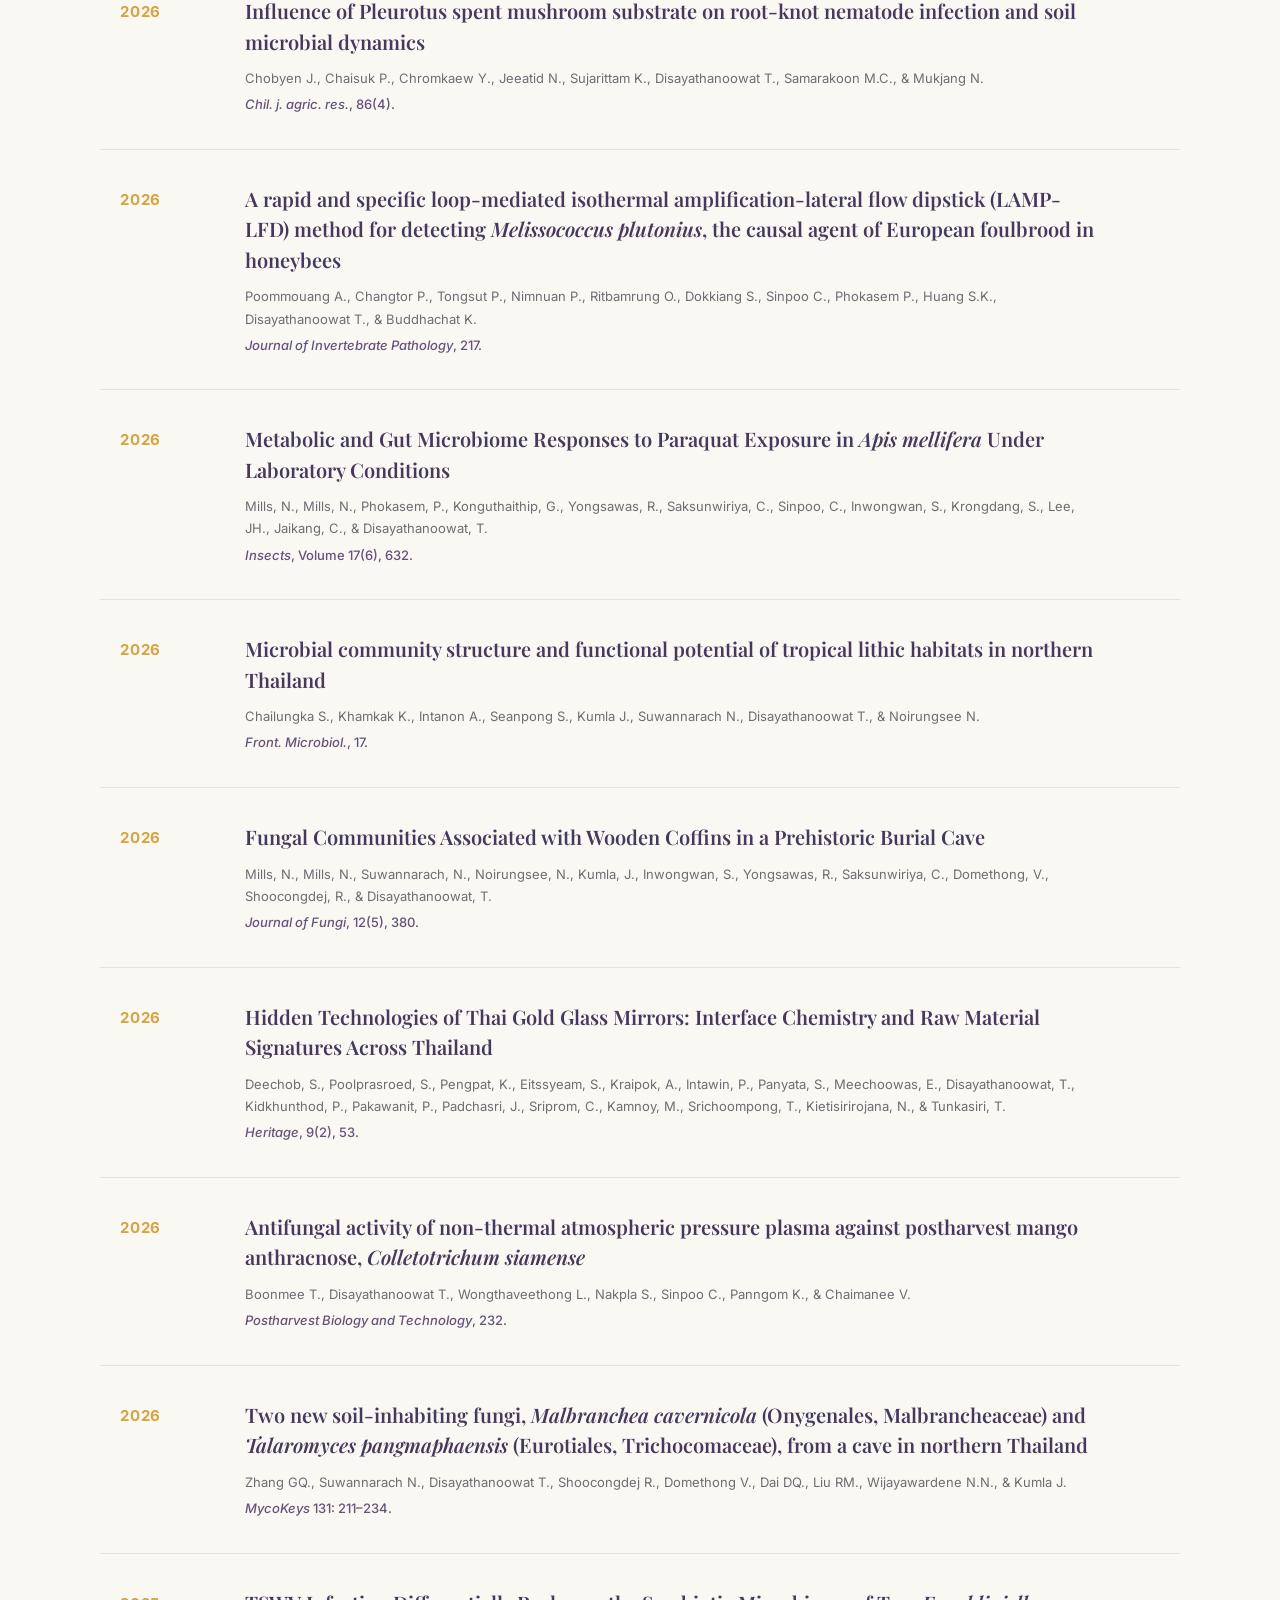
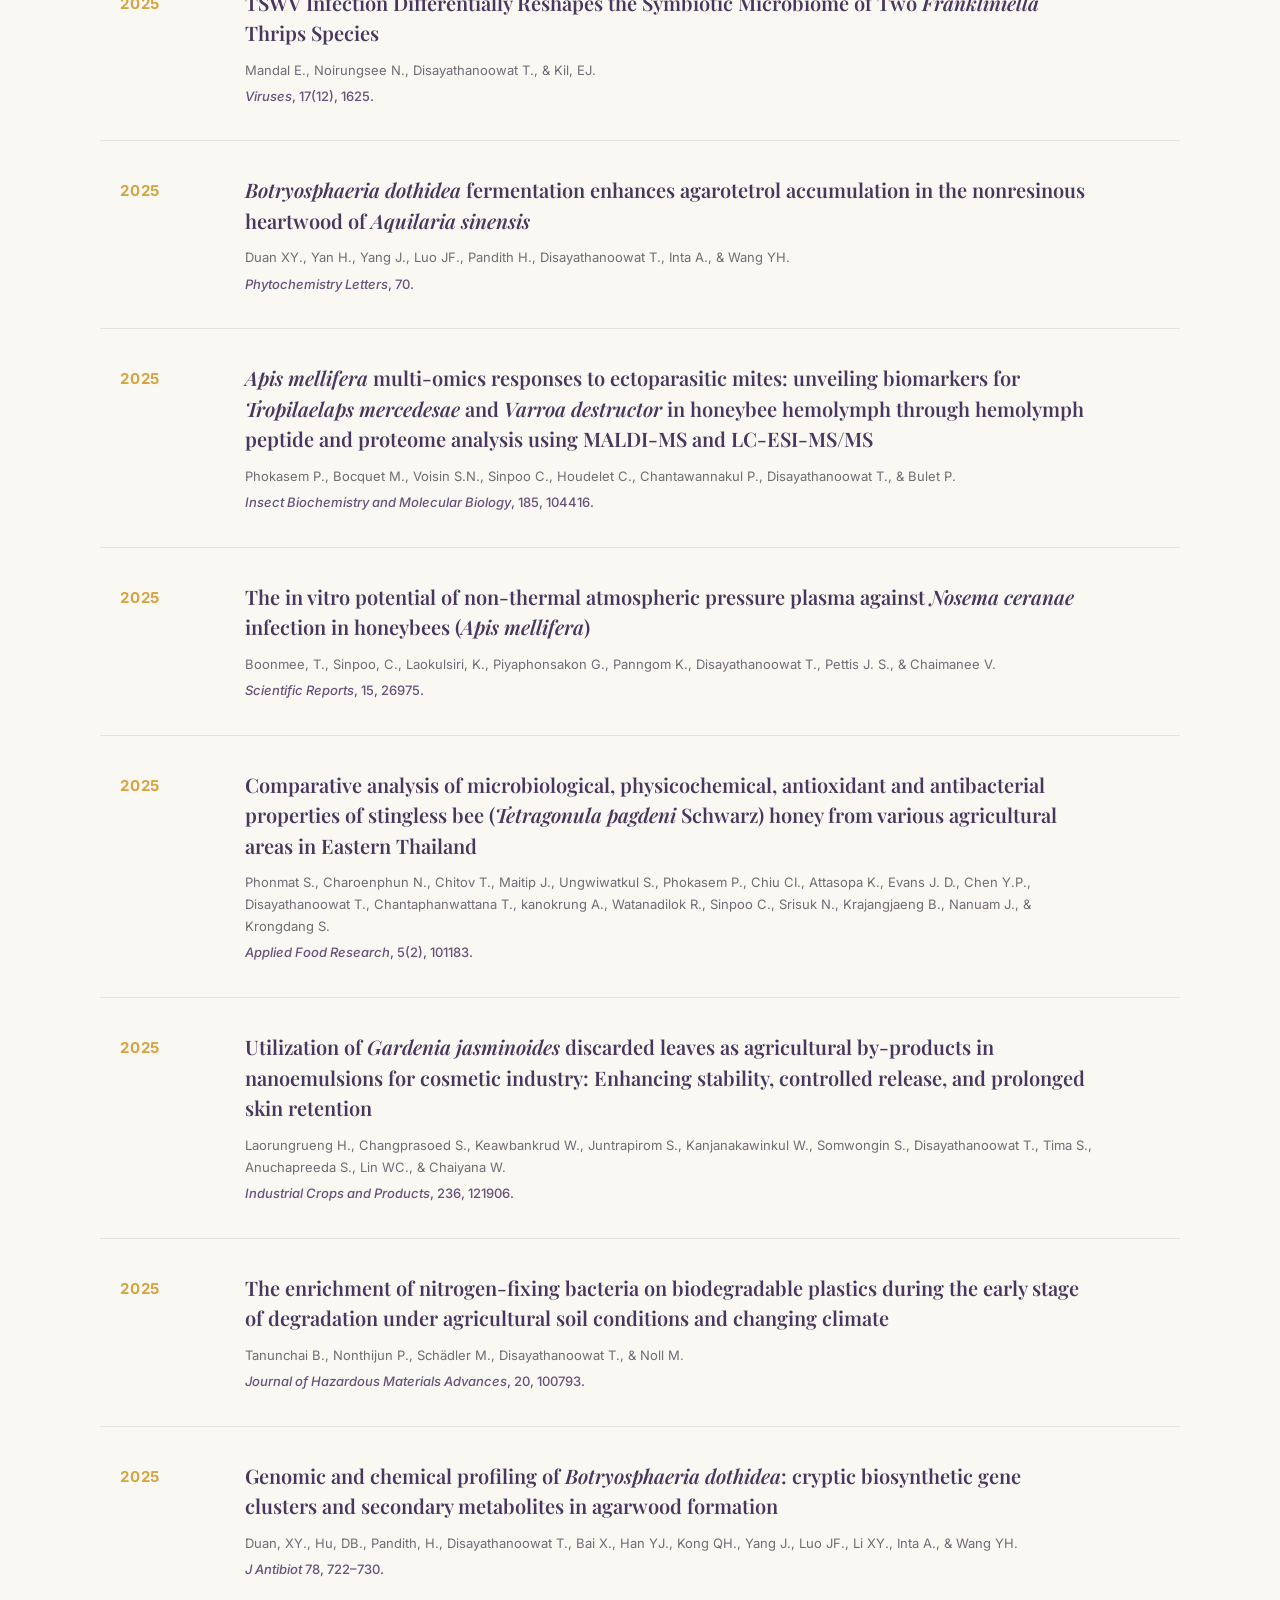
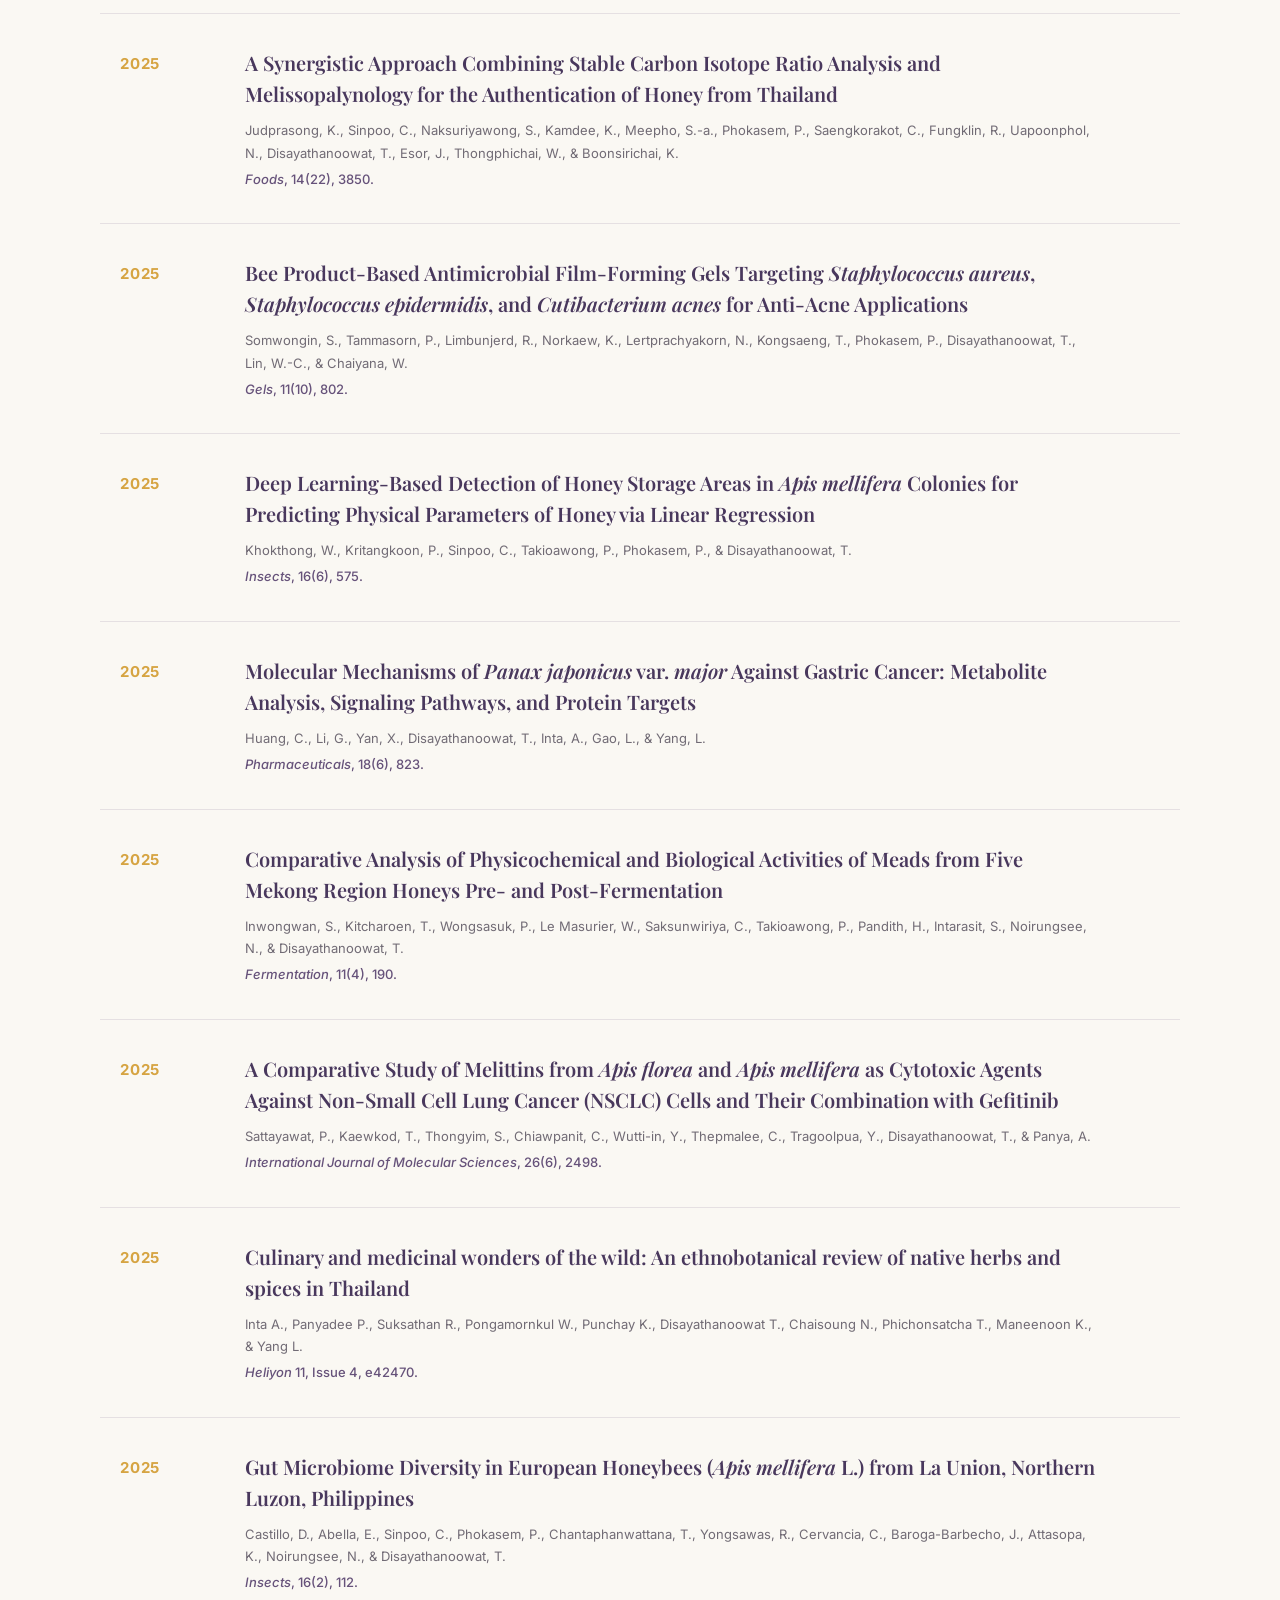
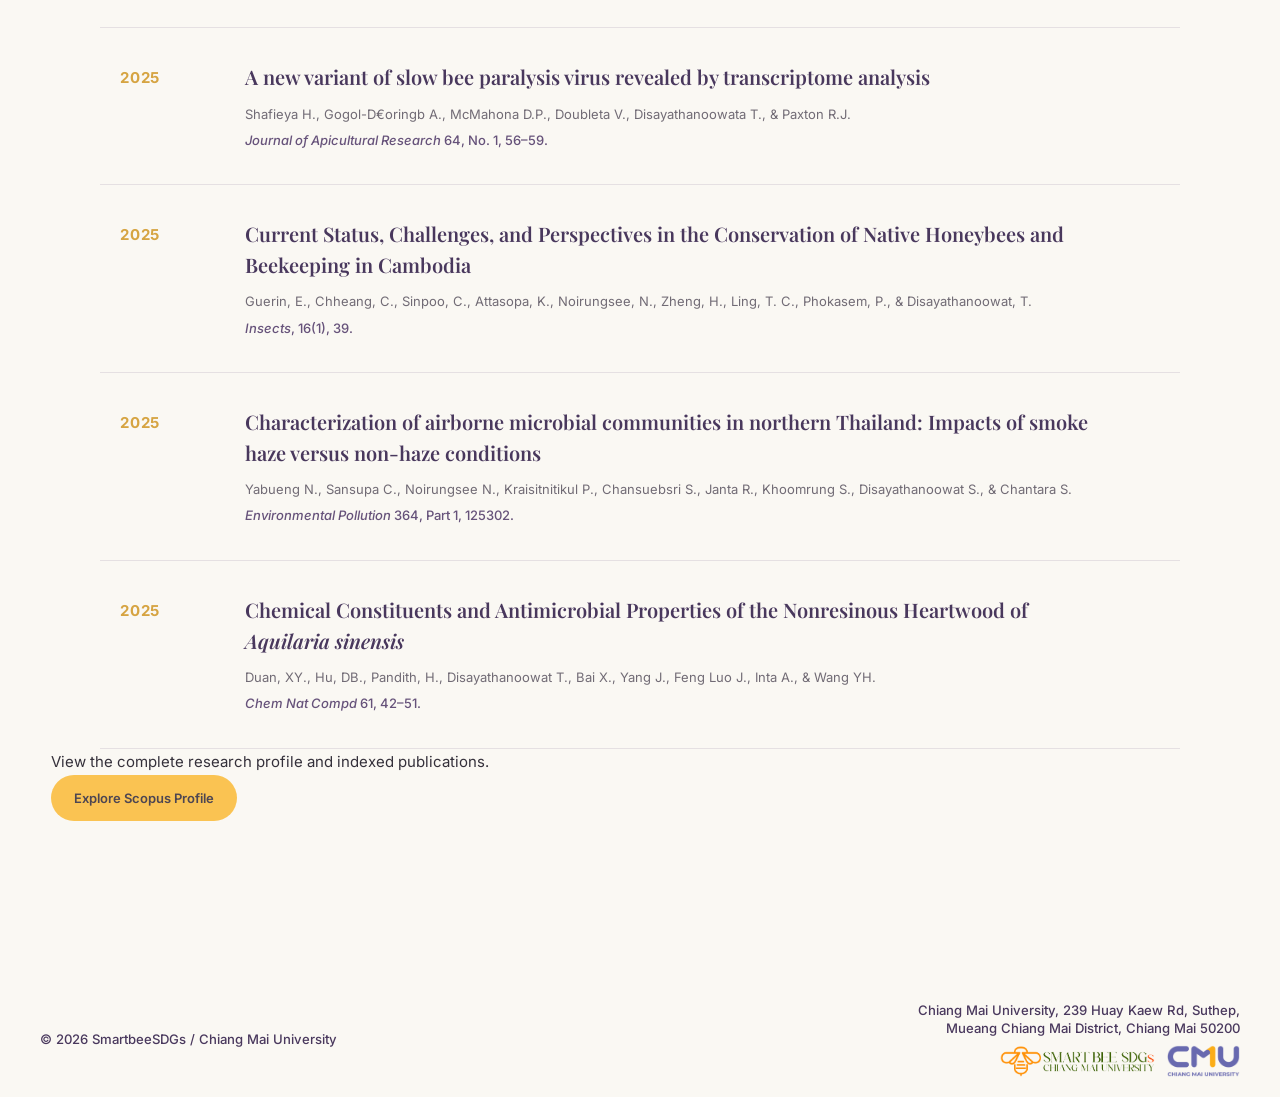
<file: Publications.html>
<!DOCTYPE html>
<html lang="en">

<head>
    <meta charset="UTF-8">
    <meta name="viewport" content="width=device-width, initial-scale=1.0">

    <title>Publications | SmartbeeSDGs</title>

    <!-- Google Fonts -->
    <link rel="preconnect" href="https://fonts.googleapis.com">
    <link rel="preconnect" href="https://fonts.gstatic.com" crossorigin>

    <link
        href="https://fonts.googleapis.com/css2?family=Inter:wght@300;400;500;600;700;800&family=Playfair+Display:wght@500;600;700&display=swap"
        rel="stylesheet"
    >

    <link rel="stylesheet" href="pubstyles.css">
</head>


<body>

    <!-- =====================================================
         HEADER
    ====================================================== -->

    <header class="site-header">

    <nav class="nav container">

        <div class="brand-container">

            <img
                src="logoSDGs.png"
                class="nav-logo"
                alt="SmartbeeSDGs logo"
            >

            <a href="index.html" class="brand">
                SmartbeeSDGs
                <small>Chiang Mai University</small>
            </a>

        </div>


        <button
            class="nav-toggle"
            id="navToggle"
            aria-label="Toggle navigation"
        >
            ☰
        </button>


        <ul class="nav-links" id="navLinks">

            <li>
                <a href="index.html" class="nav-link">
                    Home
                </a>
            </li>

            <li>
                <a href=index.html"#history" class="nav-link">
                    History
                </a>
            </li>

            <li>
                <a href="index.html#about" class="nav-link">
                    About
                </a>
            </li>

            <li>
                <a href="index.html#News" class="nav-link">
                    News
                </a>
            </li>

            <li>
                <a href="Publications.html" class="nav-link active">
                    Publications
                </a>
            </li>

            <li>
                <a href="Member2.html" class="nav-link">
                    Members
                </a>
            </li>

            <li>
                <a href="Partners.html" class="nav-link">
                    Collaborations
                </a>
            </li>

            <li>
                <a href="index.html#join" class="nav-link">
                    Join
                </a>
            </li>

            <li>
                <a href="index.html#contact" class="nav-link">
                    Contact
                </a>
            </li>

        </ul>

    </nav>

</header>



    <!-- =====================================================
         PUBLICATIONS
    ====================================================== -->

    <main class="publication-page">

        <section class="publication-section">

            <div class="container">

                <!-- Page Heading -->
                <div class="publication-heading">

                    <p class="eyebrow">
                        RESEARCH OUTPUT
                    </p>

                    <h1>
                        Publications
                    </h1>

                    <p class="publication-intro">
                        Recent research publications from SmartbeeSDGs
                        and collaborating researchers.
                    </p>

                </div>


                <!-- Publication List -->
                <div class="publication-list">


                    <!-- =================================================
                         2026
                    ================================================== -->
                        
                    <article class="publication-item">

                        <div class="pub-year">
                            2026
                        </div>

                        <div class="pub-content">

                            <a
                                href="https://www.mdpi.com/2075-4450/17/10/986"
                                target="_blank"
                                rel="noopener"
                                class="pub-title"
                            >
                                Habitat Suitability of Megalopteran Communities in Thailand: Conservation Implications Under Climate Change
                            </a>

                            <p class="pub-authors">
                                Wayo, K., Yaowapaksopon, P., Disayathanoowat, T., Nakamura, A., Liu, X., Khokthong, W., & Piraonapicha, K. 
                            </p>

                            <p class="pub-venue">
                                <i>Insects</i>, 17(10), 986.
                            </p>

                        </div>

                    </article>

                    
                    <article class="publication-item">

                        <div class="pub-year">
                            2026
                        </div>

                        <div class="pub-content">

                            <a
                                href="https://www.mdpi.com/2075-4450/17/9/956"
                                target="_blank"
                                rel="noopener"
                                class="pub-title"
                            >
                                Baseline Detection of Honey Bee Viruses and <i>Nosema ceranae</i> in <i>Apis</i> Species from Cambodia and Laos
                            </a>

                            <p class="pub-authors">
                                Ling, T. C., Chantaphanwattana, T., Phokasem, P., Sinpoo, C., 
                                Chheang, C., Vannachak, V., Guo, Y., Huang, S., Kil, E.-J., & Disayathanoowat, T.
                            </p>

                            <p class="pub-venue">
                                <i>Insects</i>, 17(9), 956. 
                            </p>

                        </div>

                    </article>
                    
                    
                    <article class="publication-item">

                        <div class="pub-year">
                            2026
                        </div>

                        <div class="pub-content">

                            <a
                                href="https://www.mdpi.com/1422-0067/27/17/7782"
                                target="_blank"
                                rel="noopener"
                                class="pub-title"
                            >
                                Combination of Melittin and <i>Clinacanthus nutans</i> Extract 
                                Enhances Antiviral Efficacy Against Dengue Virus Serotype 2 Infection
                            </a>

                            <p class="pub-authors">
                                Boonsatit, N., Fungfueang, S., Thongyim, S., Tragoolpua, Y., 
                                Disayathanoowat, T., Baillie, G. S., & Panya, A.
                            </p>

                            <p class="pub-venue">
                                <i>International Journal of Molecular Sciences</i>, 27(17), 7782.
                            </p>

                        </div>

                    </article>
                    
                    
                    <article class="publication-item">

                        <div class="pub-year">
                            2026
                        </div>

                        <div class="pub-content">

                            <a
                                href="https://www.mdpi.com/2304-8158/15/17/3048"
                                target="_blank"
                                rel="noopener"
                                class="pub-title"
                            >
                                Stage-Associated Physicochemical and Chemical Profiles 
                                of a Single Production Run of <i>Tithonia diversifolia</i> Honey Mead: An Exploratory Study
                            </a>

                            <p class="pub-authors">
                                Inwongwan, S., Renaldi, G., Phokasem, P., Sinpoo, C., Keaewsalud, T., 
                                Oo, H. M., Aung, H. T., Sung, J., Samakradhamrongthai, R. S., & Disayathanoowat, T. 
                            </p>

                            <p class="pub-venue">
                                <i>Foods</i>, 15(17), 3048.
                            </p>

                        </div>

                    </article>

                    
                    <article class="publication-item">

                        <div class="pub-year">
                            2026
                        </div>

                        <div class="pub-content">

                            <a
                                href="https://www.nature.com/articles/s41538-026-00911-7"
                                target="_blank"
                                rel="noopener"
                                class="pub-title"
                            >
                                Floral origin influences physicochemical,
                                volatiles, and taste profiles of <i>Apis mellifera</i>
                                honey in Northern Thailand
                            </a>

                            <p class="pub-authors">
                                Renaldi, G., Tadtan, A., Chaimahawan, N.,
                                Banpacha N., Janpeng H., Disayathanoowat T.,
                                Sangpimpa W., & Samakradhamrongthai R. S.
                            </p>

                            <p class="pub-venue">
                                <em>npj Sci Food</em> 10, 263.
                            </p>

                        </div>

                    </article>



                    <article class="publication-item">

                        <div class="pub-year">
                            2026
                        </div>

                        <div class="pub-content">

                            <a
                                href="https://link.springer.com/article/10.1186/s13036-026-00686-1"
                                target="_blank"
                                rel="noopener"
                                class="pub-title"
                            >
                                Proof-of-concept engineering of <i>Escherichia coli</i>
                                expressing a bee-derived cytochrome P450
                                monooxygenase for thiamethoxam detoxification
                            </a>

                            <p class="pub-authors">
                                Sattayawat P., Promubon K., Sripinta K.,
                                Chunguaongsuk W., Juntama C., Noirungsee N.,
                                Panya A., & Disayathanoowat T.
                            </p>

                            <p class="pub-venue">
                                <em>J Biol Eng</em> 20, 110.
                            </p>

                        </div>

                    </article>



                    <article class="publication-item">

                        <div class="pub-year">
                            2026
                        </div>

                        <div class="pub-content">

                            <a
                                href="http://dx.doi.org/10.4067/s0718-58392026000400615"
                                target="_blank"
                                rel="noopener"
                                class="pub-title"
                            >
                                Influence of Pleurotus spent mushroom substrate
                                on root-knot nematode infection and soil
                                microbial dynamics
                            </a>

                            <p class="pub-authors">
                                Chobyen J., Chaisuk P., Chromkaew Y., Jeeatid N.,
                                Sujarittam K., Disayathanoowat T.,
                                Samarakoon M.C., & Mukjang N.
                            </p>

                            <p class="pub-venue">
                                <em>Chil. j. agric. res.</em>, 86(4).
                            </p>

                        </div>

                    </article>



                    <article class="publication-item">

                        <div class="pub-year">
                            2026
                        </div>

                        <div class="pub-content">

                            <a
                                href="https://www.sciencedirect.com/science/article/pii/S0022201126000492?via%3Dihub"
                                target="_blank"
                                rel="noopener"
                                class="pub-title"
                            >
                                A rapid and specific loop-mediated isothermal
                                amplification-lateral flow dipstick (LAMP-LFD)
                                method for detecting <i>Melissococcus plutonius</i>,
                                the causal agent of European foulbrood in honeybees
                            </a>

                            <p class="pub-authors">
                                Poommouang A., Changtor P., Tongsut P.,
                                Nimnuan P., Ritbamrung O., Dokkiang S.,
                                Sinpoo C., Phokasem P., Huang S.K.,
                                Disayathanoowat T., & Buddhachat K.
                            </p>

                            <p class="pub-venue">
                                <em>Journal of Invertebrate Pathology</em>, 217.
                            </p>

                        </div>

                    </article>



                    <article class="publication-item">

                        <div class="pub-year">
                            2026
                        </div>

                        <div class="pub-content">

                            <a
                                href="https://doi.org/10.3390/insects17060632"
                                target="_blank"
                                rel="noopener"
                                class="pub-title"
                            >
                                Metabolic and Gut Microbiome Responses to
                                Paraquat Exposure in <i>Apis mellifera</i> Under
                                Laboratory Conditions
                            </a>

                            <p class="pub-authors">
                                Mills, N., Mills, N., Phokasem, P.,
                                Konguthaithip, G., Yongsawas, R., Saksunwiriya, C.,
                                Sinpoo, C., Inwongwan, S., Krongdang, S.,
                                Lee, JH., Jaikang, C., & Disayathanoowat, T.
                            </p>

                            <p class="pub-venue">
                                <em>Insects</em>, Volume 17(6), 632.
                            </p>

                        </div>

                    </article>



                    <article class="publication-item">

                        <div class="pub-year">
                            2026
                        </div>

                        <div class="pub-content">

                            <a
                                href="https://doi.org/10.3389/fmicb.2026.1794540"
                                target="_blank"
                                rel="noopener"
                                class="pub-title"
                            >
                                Microbial community structure and functional
                                potential of tropical lithic habitats in
                                northern Thailand
                            </a>

                            <p class="pub-authors">
                                Chailungka S., Khamkak K., Intanon A., Seanpong S.,
                                Kumla J., Suwannarach N., Disayathanoowat T.,
                                & Noirungsee N.
                            </p>

                            <p class="pub-venue">
                                <em>Front. Microbiol.</em>, 17.
                            </p>

                        </div>

                    </article>



                    <article class="publication-item">

                        <div class="pub-year">
                            2026
                        </div>

                        <div class="pub-content">

                            <a
                                href="https://doi.org/10.3390/jof12050380"
                                target="_blank"
                                rel="noopener"
                                class="pub-title"
                            >
                                Fungal Communities Associated with Wooden Coffins
                                in a Prehistoric Burial Cave
                            </a>

                            <p class="pub-authors">
                                Mills, N., Mills, N., Suwannarach, N.,
                                Noirungsee, N., Kumla, J., Inwongwan, S.,
                                Yongsawas, R., Saksunwiriya, C., Domethong, V.,
                                Shoocongdej, R., & Disayathanoowat, T.
                            </p>

                            <p class="pub-venue">
                                <em>Journal of Fungi</em>, 12(5), 380.
                            </p>

                        </div>

                    </article>



                    <article class="publication-item">

                        <div class="pub-year">
                            2026
                        </div>

                        <div class="pub-content">

                            <a
                                href="https://doi.org/10.3390/heritage9020053"
                                target="_blank"
                                rel="noopener"
                                class="pub-title"
                            >
                                Hidden Technologies of Thai Gold Glass Mirrors:
                                Interface Chemistry and Raw Material Signatures
                                Across Thailand
                            </a>

                            <p class="pub-authors">
                                Deechob, S., Poolprasroed, S., Pengpat, K.,
                                Eitssyeam, S., Kraipok, A., Intawin, P.,
                                Panyata, S., Meechoowas, E., Disayathanoowat, T.,
                                Kidkhunthod, P., Pakawanit, P., Padchasri, J.,
                                Sriprom, C., Kamnoy, M., Srichoompong, T.,
                                Kietisirirojana, N., & Tunkasiri, T.
                            </p>

                            <p class="pub-venue">
                                <em>Heritage</em>, 9(2), 53.
                            </p>

                        </div>

                    </article>



                    <article class="publication-item">

                        <div class="pub-year">
                            2026
                        </div>

                        <div class="pub-content">

                            <a
                                href="https://doi.org/10.1016/j.postharvbio.2025.113994"
                                target="_blank"
                                rel="noopener"
                                class="pub-title"
                            >
                                Antifungal activity of non-thermal atmospheric
                                pressure plasma against postharvest mango
                                anthracnose, <i>Colletotrichum siamense</i>
                            </a>

                            <p class="pub-authors">
                                Boonmee T., Disayathanoowat T., Wongthaveethong L.,
                                Nakpla S., Sinpoo C., Panngom K., & Chaimanee V.
                            </p>

                            <p class="pub-venue">
                                <em>Postharvest Biology and Technology</em>, 232.
                            </p>

                        </div>

                    </article>



                    <article class="publication-item">

                        <div class="pub-year">
                            2026
                        </div>

                        <div class="pub-content">

                            <a
                                href="https://doi.org/10.3897/mycokeys.131.188256"
                                target="_blank"
                                rel="noopener"
                                class="pub-title"
                            >
                                Two new soil-inhabiting fungi, <i>Malbranchea
                                cavernicola</i> (Onygenales, Malbrancheaceae) and
                                <i>Talaromyces pangmaphaensis</i> (Eurotiales,
                                Trichocomaceae), from a cave in northern Thailand
                            </a>

                            <p class="pub-authors">
                                Zhang GQ., Suwannarach N., Disayathanoowat T.,
                                Shoocongdej R., Domethong V., Dai DQ., Liu RM.,
                                Wijayawardene N.N., & Kumla J.
                            </p>

                            <p class="pub-venue">
                                <em>MycoKeys</em> 131: 211–234.
                            </p>

                        </div>

                    </article>



                    <!-- =================================================
                         2025
                    ================================================== -->

                    <article class="publication-item">

                        <div class="pub-year">
                            2025
                        </div>

                        <div class="pub-content">

                            <a
                                href="https://doi.org/10.3390/v17121625"
                                target="_blank"
                                rel="noopener"
                                class="pub-title"
                            >
                                TSWV Infection Differentially Reshapes the
                                Symbiotic Microbiome of Two <i>Frankliniella</i>
                                Thrips Species
                            </a>

                            <p class="pub-authors">
                                Mandal E., Noirungsee N., Disayathanoowat T.,
                                & Kil, EJ.
                            </p>

                            <p class="pub-venue">
                                <em>Viruses</em>, 17(12), 1625.
                            </p>

                        </div>

                    </article>



                    <article class="publication-item">

                        <div class="pub-year">
                            2025
                        </div>

                        <div class="pub-content">

                            <a
                                href="https://doi.org/10.1016/j.phytol.2025.104076"
                                target="_blank"
                                rel="noopener"
                                class="pub-title"
                            >
                                <i>Botryosphaeria dothidea</i> fermentation enhances
                                agarotetrol accumulation in the nonresinous
                                heartwood of <i>Aquilaria sinensis</i>
                            </a>

                            <p class="pub-authors">
                                Duan XY., Yan H., Yang J., Luo JF., Pandith H.,
                                Disayathanoowat T., Inta A., & Wang YH.
                            </p>

                            <p class="pub-venue">
                                <em>Phytochemistry Letters</em>, 70.
                            </p>

                        </div>

                    </article>



                    <article class="publication-item">

                        <div class="pub-year">
                            2025
                        </div>

                        <div class="pub-content">

                            <a
                                href="https://doi.org/10.1016/j.ibmb.2025.104416"
                                target="_blank"
                                rel="noopener"
                                class="pub-title"
                            >
                                <i>Apis mellifera</i> multi-omics responses to
                                ectoparasitic mites: unveiling biomarkers for
                                <i>Tropilaelaps mercedesae</i> and <i>Varroa destructor</i>
                                in honeybee hemolymph through hemolymph peptide
                                and proteome analysis using MALDI-MS and
                                LC-ESI-MS/MS
                            </a>

                            <p class="pub-authors">
                                Phokasem P., Bocquet M., Voisin S.N., Sinpoo C.,
                                Houdelet C., Chantawannakul P.,
                                Disayathanoowat T., & Bulet P.
                            </p>

                            <p class="pub-venue">
                                <em>Insect Biochemistry and Molecular Biology</em>,
                                185, 104416.
                            </p>

                        </div>

                    </article>



                    <article class="publication-item">

                        <div class="pub-year">
                            2025
                        </div>

                        <div class="pub-content">

                            <a
                                href="https://doi.org/10.1038/s41598-025-11303-4"
                                target="_blank"
                                rel="noopener"
                                class="pub-title"
                            >
                                The in vitro potential of non-thermal atmospheric
                                pressure plasma against <i>Nosema ceranae</i> infection
                                in honeybees (<i>Apis mellifera</i>)
                            </a>

                            <p class="pub-authors">
                                Boonmee, T., Sinpoo, C., Laokulsiri, K.,
                                Piyaphonsakon G., Panngom K., Disayathanoowat T.,
                                Pettis J. S., & Chaimanee V.
                            </p>

                            <p class="pub-venue">
                                <em>Scientific Reports</em>, 15, 26975.
                            </p>

                        </div>

                    </article>



                    <article class="publication-item">

                        <div class="pub-year">
                            2025
                        </div>

                        <div class="pub-content">

                            <a
                                href="https://doi.org/10.1016/j.afres.2025.101183"
                                target="_blank"
                                rel="noopener"
                                class="pub-title"
                            >
                                Comparative analysis of microbiological,
                                physicochemical, antioxidant and antibacterial
                                properties of stingless bee (<i>Tetragonula pagdeni</i>
                                Schwarz) honey from various agricultural areas
                                in Eastern Thailand
                            </a>

                            <p class="pub-authors">
                                Phonmat S., Charoenphun N., Chitov T., Maitip J.,
                                Ungwiwatkul S., Phokasem P., Chiu CI., Attasopa K.,
                                Evans J. D., Chen Y.P., Disayathanoowat T.,
                                Chantaphanwattana T., kanokrung A., Watanadilok R.,
                                Sinpoo C., Srisuk N., Krajangjaeng B., Nanuam J.,
                                & Krongdang S.
                            </p>

                            <p class="pub-venue">
                                <em>Applied Food Research</em>, 5(2), 101183.
                            </p>

                        </div>

                    </article>



                    <article class="publication-item">

                        <div class="pub-year">
                            2025
                        </div>

                        <div class="pub-content">

                            <a
                                href="https://doi.org/10.1016/j.indcrop.2025.121906"
                                target="_blank"
                                rel="noopener"
                                class="pub-title"
                            >
                                Utilization of <i>Gardenia jasminoides</i> discarded
                                leaves as agricultural by-products in
                                nanoemulsions for cosmetic industry:
                                Enhancing stability, controlled release,
                                and prolonged skin retention
                            </a>

                            <p class="pub-authors">
                                Laorungrueng H., Changprasoed S., Keawbankrud W.,
                                Juntrapirom S., Kanjanakawinkul W., Somwongin S.,
                                Disayathanoowat T., Tima S., Anuchapreeda S.,
                                Lin WC., & Chaiyana W.
                            </p>

                            <p class="pub-venue">
                                <em>Industrial Crops and Products</em>, 236, 121906.
                            </p>

                        </div>

                    </article>



                    <article class="publication-item">

                        <div class="pub-year">
                            2025
                        </div>

                        <div class="pub-content">

                            <a
                                href="https://doi.org/10.1016/j.hazadv.2025.100793"
                                target="_blank"
                                rel="noopener"
                                class="pub-title"
                            >
                                The enrichment of nitrogen-fixing bacteria on
                                biodegradable plastics during the early stage
                                of degradation under agricultural soil conditions
                                and changing climate
                            </a>

                            <p class="pub-authors">
                                Tanunchai B., Nonthijun P., Schädler M.,
                                Disayathanoowat T., & Noll M.
                            </p>

                            <p class="pub-venue">
                                <em>Journal of Hazardous Materials Advances</em>,
                                20, 100793.
                            </p>

                        </div>

                    </article>



                    <article class="publication-item">

                        <div class="pub-year">
                            2025
                        </div>

                        <div class="pub-content">

                            <a
                                href="https://doi.org/10.1038/s41429-025-00866-z"
                                target="_blank"
                                rel="noopener"
                                class="pub-title"
                            >
                                Genomic and chemical profiling of <i>Botryosphaeria
                                dothidea</i>: cryptic biosynthetic gene clusters
                                and secondary metabolites in agarwood formation
                            </a>

                            <p class="pub-authors">
                                Duan, XY., Hu, DB., Pandith, H., Disayathanoowat T.,
                                Bai X., Han YJ., Kong QH., Yang J., Luo JF.,
                                Li XY., Inta A., & Wang YH.
                            </p>

                            <p class="pub-venue">
                                <em>J Antibiot</em> 78, 722–730.
                            </p>

                        </div>

                    </article>



                    <article class="publication-item">

                        <div class="pub-year">
                            2025
                        </div>

                        <div class="pub-content">

                            <a
                                href="https://doi.org/10.3390/foods14223850"
                                target="_blank"
                                rel="noopener"
                                class="pub-title"
                            >
                                A Synergistic Approach Combining Stable Carbon
                                Isotope Ratio Analysis and Melissopalynology
                                for the Authentication of Honey from Thailand
                            </a>

                            <p class="pub-authors">
                                Judprasong, K., Sinpoo, C., Naksuriyawong, S.,
                                Kamdee, K., Meepho, S.-a., Phokasem, P.,
                                Saengkorakot, C., Fungklin, R., Uapoonphol, N.,
                                Disayathanoowat, T., Esor, J., Thongphichai, W.,
                                & Boonsirichai, K.
                            </p>

                            <p class="pub-venue">
                                <em>Foods</em>, 14(22), 3850.
                            </p>

                        </div>

                    </article>



                    <article class="publication-item">

                        <div class="pub-year">
                            2025
                        </div>

                        <div class="pub-content">

                            <a
                                href="https://doi.org/10.3390/gels11100802"
                                target="_blank"
                                rel="noopener"
                                class="pub-title"
                            >
                                Bee Product-Based Antimicrobial Film-Forming
                                Gels Targeting <i>Staphylococcus aureus</i>,
                                <i>Staphylococcus epidermidis</i>, and <i>Cutibacterium
                                acnes</i> for Anti-Acne Applications
                            </a>

                            <p class="pub-authors">
                                Somwongin, S., Tammasorn, P., Limbunjerd, R.,
                                Norkaew, K., Lertprachyakorn, N., Kongsaeng, T.,
                                Phokasem, P., Disayathanoowat, T., Lin, W.-C.,
                                & Chaiyana, W.
                            </p>

                            <p class="pub-venue">
                                <em>Gels</em>, 11(10), 802.
                            </p>

                        </div>

                    </article>



                    <article class="publication-item">

                        <div class="pub-year">
                            2025
                        </div>

                        <div class="pub-content">

                            <a
                                href="https://doi.org/10.3390/insects16060575"
                                target="_blank"
                                rel="noopener"
                                class="pub-title"
                            >
                                Deep Learning-Based Detection of Honey Storage
                                Areas in <i>Apis mellifera</i> Colonies for Predicting
                                Physical Parameters of Honey via Linear Regression
                            </a>

                            <p class="pub-authors">
                                Khokthong, W., Kritangkoon, P., Sinpoo, C.,
                                Takioawong, P., Phokasem, P., &
                                Disayathanoowat, T.
                            </p>

                            <p class="pub-venue">
                                <em>Insects</em>, 16(6), 575.
                            </p>

                        </div>

                    </article>



                    <article class="publication-item">

                        <div class="pub-year">
                            2025
                        </div>

                        <div class="pub-content">

                            <a
                                href="https://doi.org/10.3390/ph18060823"
                                target="_blank"
                                rel="noopener"
                                class="pub-title"
                            >
                                Molecular Mechanisms of <i>Panax japonicus</i> var.
                                <i>major</i> Against Gastric Cancer: Metabolite Analysis,
                                Signaling Pathways, and Protein Targets
                            </a>

                            <p class="pub-authors">
                                Huang, C., Li, G., Yan, X., Disayathanoowat, T.,
                                Inta, A., Gao, L., & Yang, L.
                            </p>

                            <p class="pub-venue">
                                <em>Pharmaceuticals</em>, 18(6), 823.
                            </p>

                        </div>

                    </article>



                    <article class="publication-item">

                        <div class="pub-year">
                            2025
                        </div>

                        <div class="pub-content">

                            <a
                                href="https://doi.org/10.3390/fermentation11040190"
                                target="_blank"
                                rel="noopener"
                                class="pub-title"
                            >
                                Comparative Analysis of Physicochemical and
                                Biological Activities of Meads from Five Mekong
                                Region Honeys Pre- and Post-Fermentation
                            </a>

                            <p class="pub-authors">
                                Inwongwan, S., Kitcharoen, T., Wongsasuk, P.,
                                Le Masurier, W., Saksunwiriya, C., Takioawong, P.,
                                Pandith, H., Intarasit, S., Noirungsee, N.,
                                & Disayathanoowat, T.
                            </p>

                            <p class="pub-venue">
                                <em>Fermentation</em>, 11(4), 190.
                            </p>

                        </div>

                    </article>



                    <article class="publication-item">

                        <div class="pub-year">
                            2025
                        </div>

                        <div class="pub-content">

                            <a
                                href="https://doi.org/10.3390/ijms26062498"
                                target="_blank"
                                rel="noopener"
                                class="pub-title"
                            >
                                A Comparative Study of Melittins from <i>Apis florea</i>
                                and <i>Apis mellifera</i> as Cytotoxic Agents Against
                                Non-Small Cell Lung Cancer (NSCLC) Cells and Their
                                Combination with Gefitinib
                            </a>

                            <p class="pub-authors">
                                Sattayawat, P., Kaewkod, T., Thongyim, S.,
                                Chiawpanit, C., Wutti-in, Y., Thepmalee, C.,
                                Tragoolpua, Y., Disayathanoowat, T., & Panya, A.
                            </p>

                            <p class="pub-venue">
                                <em>International Journal of Molecular Sciences</em>,
                                26(6), 2498.
                            </p>

                        </div>

                    </article>



                    <article class="publication-item">

                        <div class="pub-year">
                            2025
                        </div>

                        <div class="pub-content">

                            <a
                                href="https://doi.org/10.1016/j.heliyon.2025.e42470"
                                target="_blank"
                                rel="noopener"
                                class="pub-title"
                            >
                                Culinary and medicinal wonders of the wild:
                                An ethnobotanical review of native herbs and
                                spices in Thailand
                            </a>

                            <p class="pub-authors">
                                Inta A., Panyadee P., Suksathan R.,
                                Pongamornkul W., Punchay K., Disayathanoowat T.,
                                Chaisoung N., Phichonsatcha T., Maneenoon K.,
                                & Yang L.
                            </p>

                            <p class="pub-venue">
                                <em>Heliyon</em> 11, Issue 4, e42470.
                            </p>

                        </div>

                    </article>



                    <article class="publication-item">

                        <div class="pub-year">
                            2025
                        </div>

                        <div class="pub-content">

                            <a
                                href="https://doi.org/10.3390/insects16020112"
                                target="_blank"
                                rel="noopener"
                                class="pub-title"
                            >
                                Gut Microbiome Diversity in European Honeybees
                                (<i>Apis mellifera</i> L.) from La Union, Northern
                                Luzon, Philippines
                            </a>

                            <p class="pub-authors">
                                Castillo, D., Abella, E., Sinpoo, C., Phokasem, P.,
                                Chantaphanwattana, T., Yongsawas, R., Cervancia, C.,
                                Baroga-Barbecho, J., Attasopa, K., Noirungsee, N.,
                                & Disayathanoowat, T.
                            </p>

                            <p class="pub-venue">
                                <em>Insects</em>, 16(2), 112.
                            </p>

                        </div>

                    </article>



                    <article class="publication-item">

                        <div class="pub-year">
                            2025
                        </div>

                        <div class="pub-content">

                            <a
                                href="https://doi.org/10.1080/00218839.2024.2425912"
                                target="_blank"
                                rel="noopener"
                                class="pub-title"
                            >
                                A new variant of slow bee paralysis virus
                                revealed by transcriptome analysis
                            </a>

                            <p class="pub-authors">
                                Shafieya H., Gogol-D€oringb A., McMahona D.P.,
                                Doubleta V., Disayathanoowata T., & Paxton R.J.
                            </p>

                            <p class="pub-venue">
                                <em>Journal of Apicultural Research</em> 64,
                                No. 1, 56–59.
                            </p>

                        </div>

                    </article>



                    <article class="publication-item">

                        <div class="pub-year">
                            2025
                        </div>

                        <div class="pub-content">

                            <a
                                href="https://doi.org/10.3390/insects16010039"
                                target="_blank"
                                rel="noopener"
                                class="pub-title"
                            >
                                Current Status, Challenges, and Perspectives
                                in the Conservation of Native Honeybees and
                                Beekeeping in Cambodia
                            </a>

                            <p class="pub-authors">
                                Guerin, E., Chheang, C., Sinpoo, C., Attasopa, K.,
                                Noirungsee, N., Zheng, H., Ling, T. C.,
                                Phokasem, P., & Disayathanoowat, T.
                            </p>

                            <p class="pub-venue">
                                <em>Insects</em>, 16(1), 39.
                            </p>

                        </div>

                    </article>



                    <article class="publication-item">

                        <div class="pub-year">
                            2025
                        </div>

                        <div class="pub-content">

                            <a
                                href="https://doi.org/10.1016/j.envpol.2024.125302"
                                target="_blank"
                                rel="noopener"
                                class="pub-title"
                            >
                                Characterization of airborne microbial
                                communities in northern Thailand: Impacts of
                                smoke haze versus non-haze conditions
                            </a>

                            <p class="pub-authors">
                                Yabueng N., Sansupa C., Noirungsee N.,
                                Kraisitnitikul P., Chansuebsri S., Janta R.,
                                Khoomrung S., Disayathanoowat S., & Chantara S.
                            </p>

                            <p class="pub-venue">
                                <em>Environmental Pollution</em> 364, Part 1,
                                125302.
                            </p>

                        </div>

                    </article>



                    <article class="publication-item">

                        <div class="pub-year">
                            2025
                        </div>

                        <div class="pub-content">

                            <a
                                href="https://doi.org/10.1007/s10600-025-04571-z"
                                target="_blank"
                                rel="noopener"
                                class="pub-title"
                            >
                                Chemical Constituents and Antimicrobial
                                Properties of the Nonresinous Heartwood of
                                <i>Aquilaria sinensis</i>
                            </a>

                            <p class="pub-authors">
                                Duan, XY., Hu, DB., Pandith, H.,
                                Disayathanoowat T., Bai X., Yang J.,
                                Feng Luo J., Inta A., & Wang YH.
                            </p>

                            <p class="pub-venue">
                                <em>Chem Nat Compd</em> 61, 42–51.
                            </p>

                        </div>

                    </article>


                </div>


                <!-- Scopus -->
                <div class="publication-">

                    <p>
                        View the complete research profile and
                        indexed publications.
                    </p>

                    <a
                        class="btn-primary"
                        href="https://www.scopus.com/authid/detail.uri?authorId=53871318100"
                        target="_blank"
                        rel="noopener"
                    >
                        Explore Scopus Profile
                    </a>

                </div>

            </div>

        </section>

    </main>



    <!-- =====================================================
         
    ====================================================== -->

    <footer class="site-footer">
    <div class="footer-container">
        
        <!-- left -->
        <div class="footer-left">
            <p class="copyright-left">
                &copy; <span id="year"></span> SmartbeeSDGs / Chiang Mai University
            </p>
        </div>

        <!-- right -->
        <div class="footer-right">
            <div class="university-location">
              Chiang Mai University, 239 Huay Kaew Rd, Suthep, Mueang Chiang Mai District, Chiang Mai 50200
            </div>
            
            <div class="footer-logos">
                <img src="SMLOGO.png" alt="SmartbeeSDGs Logo" class="footer-logo">
                <img src="cmulogo.png" alt="Chiang Mai University Logo" class="footer-logo">
            </div>
        </div>

    </div>
</footer>



    <!-- =====================================================
         MOBILE NAVIGATION
    ====================================================== -->

    <script>

        const navToggle = document.getElementById("navToggle");
        const navLinks = document.getElementById("navLinks");

        navToggle.addEventListener("click", () => {
            navLinks.classList.toggle("show");
        });

        document.querySelectorAll(".nav-link").forEach(link => {

            link.addEventListener("click", () => {
                navLinks.classList.remove("show");
            });

        });


        /* FOOTER YEAR */
    const year = document.getElementById("year");
    if (year) {
        year.textContent = new Date().getFullYear();
    }

    </script>

</body>

</html>
</file>
<file: styles.css>
/* =========================================================
    SMART BEE SDGs
    FULL-SCREEN SECTIONS
    SOFT BACKGROUND + FADE / ZOOM EFFECT
 ========================================================= */


/* =========================================================
   VARIABLES
========================================================= */

:root {

    --purple: #66527a;
    --purple-dark: #49385d;
    --purple-light: #eee9f4;

    --gold: #d6a442;
    --gold-light: #e9c56c;

    --cream: #faf8f3;

    --text: #34303a;
    --text-light: #665f6c;

    --white: #ffffff;

    --header-height: 85px;

}


/* =========================================================
   RESET
========================================================= */

* {
    box-sizing: border-box;
    margin: 0;
    padding: 0;
}


html {
    scroll-behavior: smooth;
}


body {

    margin: 0;
    padding: 0;

    font-family: "Inter", sans-serif;

    color: var(--text);

    background: var(--cream);

    overflow: hidden;

}


/* =========================================================
   MAIN SCROLLER
========================================================= */

main {

    position: relative;

    width: 100%;
    height: 100vh;

    overflow-y: auto;
    overflow-x: hidden;

    scroll-snap-type: y mandatory;

    scroll-behavior: smooth;

    -webkit-overflow-scrolling: touch;

}


/* =========================================================
   CONTAINER
========================================================= */

.container {

    width: 100%;

    max-width: 1180px;

    margin: 0 auto;

    padding-left: 2rem;
    padding-right: 2rem;

}


/* =========================================================
   EACH SECTION = ONE SCREEN
========================================================= */

.page-section {

    position: relative;

    width: 100%;

    height: 100vh;

    min-height: 100vh;

    box-sizing: border-box;

    scroll-snap-align: start;

    scroll-snap-stop: always;

    overflow: hidden;

    display: flex;

    align-items: center;

    justify-content: center;

    padding-top: var(--header-height);

}


/* =========================================================
   HISTORY SECTION SPECIFIC CENTERING
========================================================= */

/* =========================================================
   FIX HISTORY SECTION CENTERING (OVERRIDE ALL)
========================================================= */

/* 1. เคลียร์ Padding ของ Section เพื่อให้พื้นที่คำนวณจากขอบจอจริง */
.page-section.history-section {
    padding-top: 0 !important;
    display: flex !important;
    align-items: center !important;
    justify-content: center !important;
}

/* 2. บังคับ Container ให้อยู่ตำแหน่งเดียวกับ .section-background (top: 4%, left: 5%, height: 88%) */
.history-section > .container {
    position: absolute !important;
    top: 7% !important;
    left: 5% !important;
    width: 90% !important;
    height: 88% !important;
    max-width: none !important;
    margin: 0 !important;
    padding: 0 !important;
    
    /* จัด Element ด้านในให้อยู่กึ่งกลางทั้งแนวตั้งและแนวนอน */
    display: flex !important;
    align-items: center !important;
    justify-content: center !important;
}

/* 3. ปรับ Animation ให้เลื่อนจากตรงกลางพอดี ไม่เยื้องลงล่าง */
.history-section > .container {
    transform: none !important;
}

/* 4. ให้ Wrapper ขยายเต็มพื้นที่ Container */
.history-section .history-wrapper {
    width: 100% !important;
    height: 100% !important;
    display: flex !important;
    align-items: center !important;
    justify-content: center !important;
    margin: 0 !important;
}

/* 5. ปรับขนาดกล่อง history-box ให้เว้นระยะจากขอบรูปภาพเท่าๆ กัน */
.history-section .history-box {
    margin: auto !important;
    max-height: calc(100% - 40px) !important; /* เว้นขอบบน-ล่าง อย่างละ 20px */
    height: auto !important;
    min-height: 0 !important;
    overflow-y: auto !important; /* รองรับ Scroll หากเนื้อหายาวเกินไป */
}


/* =========================================================
   PUBLICATION SECTION SPECIFIC CENTERING
========================================================= */

/* =========================================================
   FIX PUBLICATION SECTION CENTERING (OVERRIDE ALL)
========================================================= */

/* 1. เคลียร์ Padding ของ Section เพื่อให้พื้นที่คำนวณจากขอบจอจริง */
.page-section.publication-section {
    padding-top: 0 !important;
    display: flex !important;
    align-items: center !important;
    justify-content: center !important;
}

/* 2. บังคับ Container ให้อยู่ตำแหน่งเดียวกับ .section-background (top: 4%, left: 5%, height: 88%) */
.publication-section > .container {
    position: absolute !important;
    top: 7% !important;
    left: 5% !important;
    width: 90% !important;
    height: 88% !important;
    max-width: none !important;
    margin: 0 !important;
    padding: 0 !important;
    
    /* จัด Element ด้านในให้อยู่กึ่งกลางทั้งแนวตั้งและแนวนอน */
    display: flex !important;
    align-items: center !important;
    justify-content: center !important;
}

/* 3. ปรับ Animation ให้เลื่อนจากตรงกลางพอดี ไม่เยื้องลงล่าง */
.publication-section > .container {
    transform: none !important;
}

/* 4. ให้ Wrapper ขยายเต็มพื้นที่ Container */
.publication-section .publication-wrapper {
    width: 100% !important;
    height: 100% !important;
    display: flex !important;
    align-items: center !important;
    justify-content: center !important;
    margin: 0 !important;
}

/* 5. ปรับขนาดกล่อง publication-box ให้เว้นระยะจากขอบรูปภาพเท่าๆ กัน */
.publication-section .publication-box {
    margin: auto !important;
    max-height: calc(100% - 40px) !important; /* เว้นขอบบน-ล่าง อย่างละ 20px */
    height: auto !important;
    min-height: 0 !important;
    overflow-y: auto !important; /* รองรับ Scroll หากเนื้อหายาวเกินไป */
}


/* =========================================================
   BACKGROUND CONTAINER
========================================================= */

.section-background {

    position: absolute;

    z-index: 0;

    top: 4%;
    left: 5%;

    width: 90%;
    height: 88%;

    border-radius: 28px;

    background-position: center;
    background-repeat: no-repeat;

    /*
       IMPORTANT:
       The image no longer fills the entire screen.
       It sits inside a softer frame.
    */

    background-size: 100% 100%;

    overflow: hidden;

    opacity: 0;

    transform:
        scale(0.94)
        translateY(15px);

    

    transition:

        opacity 0.9s ease,

        transform 1.2s cubic-bezier(
            0.22,
            1,
            0.36,
            1
        );

}


/* =========================================================
   INDIVIDUAL BACKGROUND IMAGES
========================================================= */

.home-section .section-background {

    background-image:
        url("BG7.png");

}


.history-section .section-background {

    background-image:
        url("BGAJ.png");

}


.research-section .section-background {

    background-image:
        url("BG3.png");

}


.about-section .section-background {

    background-image:
        url("BGABOUT.png");

}


.news-section .section-background {

    background-image:
        url("BGNEW.png");

}


.publication-section .section-background {

    background-image:
        url("BGPUB.png");

}


.join-section .section-background {

    background-image:
        url("BGJOIN.png");

}


.contact-section .section-background {

    background-image:
        url("BGBOT.png");

}


/* =========================================================
   ACTIVE SECTION BACKGROUND
========================================================= */

.page-section.section-active
.section-background {

    opacity: 1;

    transform:
        scale(1)
        translateY(0);

}


/* =========================================================
   BACKGROUND SOFT EDGES
========================================================= */

.section-background::after {

    content: "";

    position: absolute;

    inset: 0;

    background:
        linear-gradient(
            135deg,
            rgba(250, 248, 243, 0.16),
            rgba(250, 248, 243, 0.38)
        );

    pointer-events: none;

}


/* =========================================================
   SECTION OVERLAY
========================================================= */
.section-overlay {

    position: absolute;

    inset: 0;

    z-index: 1;

    background:
        radial-gradient(
            circle at center,
            rgba(250, 248, 243, 0.08),
            rgba(250, 248, 243, 0.16)
        );

    pointer-events: none;

}



/* =========================================================
   SECTION CONTENT
========================================================= */

.page-section > .container {

    position: relative;

    z-index: 2;

}


/* =========================================================
   FIXED HEADER
========================================================= */

.site-header {

    position: fixed;

    top: 0;
    left: 0;

    width: 100%;

    height: var(--header-height);

    z-index: 1000;

    background:
        rgba(255, 255, 255, 0.85);

    backdrop-filter: blur(12px);

    -webkit-backdrop-filter: blur(12px);

    border-bottom:
        1px solid rgba(0, 0, 0, 0.08);

}


/* =========================================================
   NAV
========================================================= */

.nav {

    height: var(--header-height);

    display: flex;

    align-items: center;

    justify-content: space-between;

}


/* =========================================================
   BRAND
========================================================= */

.brand-area {

    display: flex;

    align-items: center;

    gap: 10px;

}


.logo-link {

    display: flex;

    align-items: center;

}


.logo-link img {

    width: 68px;

    height: auto;

    display: block;

}


.brand {

    display: flex;

    flex-direction: column;

    gap: 2px;

    color: #2f6e35;

    text-decoration: none;

    font-size: 1.25rem;

    font-weight: 800;

    line-height: 1.15;

}


.brand small {

    color: #607d8b;

    font-size: 0.70rem;

    font-weight: 400;

}


/* =========================================================
   NAVIGATION LINKS
========================================================= */

.nav-links {

    display: flex;

    align-items: center;

    gap: 3px;

    list-style: none;

}


.nav-link {

    display: block;

    padding: 9px 10px;

    border-radius: 8px;

    color: #49385d;

    text-decoration: none;

    font-size: 0.88rem;

    font-weight: 500;

    transition:
        background 0.25s ease,
        color 0.25s ease,
        transform 0.25s ease;

}


.nav-link:hover {

    color: #ffffff;

    background: var(--purple);

    transform: translateY(-1px);

}


/* =========================================================
   MOBILE NAV
========================================================= */

.nav-toggle {

    display: none;

    border: none;

    background: transparent;

    color: var(--purple-dark);

    font-size: 1.7rem;

    cursor: pointer;

}


/* =========================================================
   GLASS
========================================================= */

.glass {

    background:
        rgba(255, 255, 255, 0.76);

    border:
        1px solid rgba(255, 255, 255, 0.65);

    border-radius: 18px;

    box-shadow:
        0 15px 40px
        rgba(60, 45, 70, 0.12);

    backdrop-filter: blur(10px);

    -webkit-backdrop-filter: blur(10px);

    transition:
        transform 0.7s ease,
        box-shadow 0.7s ease;

}


/* =========================================================
   CONTENT ANIMATION
========================================================= */

.page-section > .container {

    opacity: 0;

    transform:
        translateY(25px);

    transition:

        opacity 0.8s ease,

        transform 0.9s
        cubic-bezier(
            0.22,
            1,
            0.36,
            1
        );

}


.page-section.section-active > .container {

    opacity: 1;

    transform:
        translateY(0);

}


/* =========================================================
   HOME
========================================================= */

.home-content {

    display: flex;

    align-items: center;

    justify-content: center;

    text-align: center;

}


.hero-inner {

    width:
        min(850px, 100%);

    padding:
        2.5rem 3rem;

}


.hero-logo {

    width:
        min(270px, 65vw);

    height: auto;

    margin-bottom: 0.5rem;

}


.hero-title {

    margin: 0;

    font-family:
        "Oswald",
        serif;

    font-size:
        clamp(3rem, 7vw, 5.5rem);

    line-height: 1;

    font-weight: 700;

    background:
        linear-gradient(
            135deg,
            #66527a,
            #533d69
        );

    -webkit-background-clip: text;

    background-clip: text;

    color: transparent;

}


.hero-sub {

    max-width: 760px;

    margin:
        1.4rem auto 0;

    color: #4b4352;

    font-size:
        clamp(0.95rem, 1.6vw, 1.15rem);

    line-height: 1.7;

}


/* =========================================================
   BUTTONS
========================================================= */

.hero-cta {

    margin-top: 1.8rem;

    display: flex;

    justify-content: center;

    align-items: center;

    gap: 12px;

    flex-wrap: wrap;

}


.btn {

    display: inline-flex;

    align-items: center;

    justify-content: center;

    min-height: 42px;

    padding:
        10px 20px;

    border-radius: 999px;

    text-decoration: none;

    font-size: 0.9rem;

    font-weight: 600;

    cursor: pointer;

    transition:
        transform 0.25s ease,
        box-shadow 0.25s ease,
        background 0.25s ease;

}


.btn.primary {

    color: #49385d;

    background:
        linear-gradient(
            135deg,
            #fcbc3a,
            #fac352
        );

    box-shadow:
        0 8px 20px
        rgba(180, 130, 35, 0.18);

}


.btn.primary:hover {

    transform:
        translateY(-2px);

    box-shadow:
        0 12px 24px
        rgba(180, 130, 35, 0.25);

}


.btn.small {

    min-height: 34px;

    padding:
        7px 16px;

    color: #ffffff;

    background: var(--purple);

    font-size: 0.8rem;

}


.btn.small:hover {

    background:
        var(--purple-dark);

}


/* =========================================================
   SECTION HEADINGS
========================================================= */

.section-heading {

    margin-bottom: 1.5rem;

}


.section-heading.centered {

    text-align: center;

}


.section-kicker {

    display: block;

    margin-bottom: 0.35rem;

    color: var(--gold);

    font-size: 0.72rem;

    font-weight: 700;

    letter-spacing: 0.15em;

    text-transform: uppercase;

}


.section-title {

    color: var(--purple);

    font-family:
        "Playfair Display",
        serif;

    font-size:
        clamp(2rem, 4vw, 3rem);

    line-height: 1.15;

}


.section-intro {

    max-width: 700px;

    margin-top: 0.6rem;

    color: var(--text-light);

    font-size: 0.92rem;

    line-height: 1.6;

}


/* =========================================================
   LAB HISTORY & LEGACY
========================================================= */

/* =========================================================
   HISTORY & LEGACY BACKGROUND
========================================================= */

.history-section .section-background {
    background-image: url("BGAJ.png");
    background-size: 100% 100%;
    background-position: center;
    background-repeat: no-repeat;
}


/* =========================================================
   HISTORY MAIN CONTAINER
========================================================= */

.history-wrapper {
    width: 100%;
    display: flex;
    justify-content: center;
    align-items: center;
}

.history-box {
    width: 100%;
    max-width: 1100px;
    min-height: 570px;
    padding: 2rem;
    box-sizing: border-box;

    display: grid;

    grid-template-columns: 1.2fr 0.8fr;

    grid-template-areas:
        "logos logos"
        "content image";

    column-gap: 2.5rem;
    row-gap: 1rem;

    align-items: start;
}



```css
/* =========================================================
   HISTORY & LEGACY BACKGROUND
========================================================= */

.history-section .section-background {
    background-image: url("BGABOUT.png");
    background-size: 100% 100%;
    background-position: center;
    background-repeat: no-repeat;
}


/* =========================================================
   MAIN HISTORY LAYOUT
   Left: Text
   Right: Logos + Founder Image
========================================================= */

.history-wrapper {
    width: 100%;
    display: flex;
    justify-content: center;
    align-items: center;
}

.history-box {
    width: 100%;
    max-width: 1180px;
    min-height: 570px;
    padding: 2.5rem;
    box-sizing: border-box;

    display: grid;
    grid-template-columns: minmax(0, 1.35fr) minmax(0, 0.85fr);

    grid-template-areas: "content right";

    column-gap: 3rem;
    align-items: start;
}


/* =========================================================
   LEFT SIDE: HISTORY TEXT
========================================================= */

.history-content {
    grid-area: content;
    min-width: 0;
}

.history-content .section-kicker {
    display: block;
    text-align: left;
    margin-bottom: 12px;
    color: var(--gold);
}

.history-content h2 {
    margin: 0 0 1.2rem;
    color: var(--purple);
    font-family: "Playfair Display", serif;
    font-size: clamp(1.7rem, 2.5vw, 2.5rem);
    line-height: 1.2;
}

.history-content p {
    margin: 0 0 1rem;
    color: #453e49;
    font-size: 0.9rem;
    line-height: 1.75;
}

.history-content .text-justify {
    text-align: justify;
}


/* =========================================================
   RIGHT SIDE: LOGOS + FOUNDER
========================================================= */

.history-right {
    grid-area: right;
    min-width: 0;
    width: 100%;

    display: flex;
    flex-direction: column;
    align-items: center;
    gap: 1.8rem;

    padding-top: 0.2rem;
}


/* =========================================================
   LOGOS AND YEARS
========================================================= */

.history-logos {
    width: 100%;

    display: flex;
    justify-content: center;
    align-items: flex-start;

    gap: 12px;
    margin: 0;
    box-sizing: border-box;
}

.history-logo-item {
    flex: 1 1 0;
    min-width: 0;

    display: flex;
    flex-direction: column;
    align-items: center;
    justify-content: flex-start;
    gap: 8px;
}

.history-logo-item img {
    display: block;
    width: 100%;
    height: 60px;
    object-fit: contain;
}

.history-logo-year {
    display: block;
    margin: 0;

    color: var(--purple);
    font-family: "Inter", sans-serif;
    font-size: 0.7rem;
    font-weight: 600;
    line-height: 1.4;
    text-align: center;
}

.history-logos .logo-divider {
    display: block;
    width: 1px;
    height: 60px;
    margin-top: 3px;

    background: rgba(102, 82, 122, 0.35);
    flex-shrink: 0;
}


/* =========================================================
   FOUNDER IMAGE
========================================================= */

.history-image {
    width: 100%;
    min-width: 0;

    display: flex;
    flex-direction: column;
    align-items: center;
    justify-content: flex-start;
}

.history-image img {
    display: block;

    width: 100%;
    max-width: 340px;
    max-height: 390px;

    object-fit: contain;
    object-position: center;

    border-radius: 12px;
}

.history-caption {
    width: 100%;
    max-width: 340px;

    margin: 0.9rem 0 0;

    text-align: center;
    color: var(--purple);

    font-family: "Playfair Display", serif;
    font-size: 1rem;
    font-weight: 600;
    line-height: 1.5;
}

.history-caption span {
    display: block;
    margin-top: 0.25rem;

    color: #746b79;
    font-family: "Inter", sans-serif;
    font-size: 0.78rem;
    font-weight: 400;
}


/* =========================================================
   FOUNDER TRIBUTE
========================================================= */

.history-tribute {
    margin-top: 1.3rem;
    padding: 0.9rem 1rem;

    border-left: 3px solid var(--gold);
    background: rgba(102, 82, 122, 0.06);
}

.history-tribute .tribute-title {
    margin: 0 0 0.3rem;

    color: var(--purple);
    font-family: "Playfair Display", serif;
    font-size: 1.05rem;
    font-weight: 600;
}

.history-tribute .tribute-text {
    margin: 0;

    color: #65546e;
    font-size: 0.88rem;
    font-style: italic;
    line-height: 1.65;
}


/* =========================================================
   TABLET
========================================================= */

@media (max-width: 900px) and (min-width: 601px) {

    .history-box {
        grid-template-columns: minmax(0, 1.15fr) minmax(0, 0.85fr);
        column-gap: 1.5rem;
        padding: 1.8rem;
    }

    .history-right {
        gap: 1.4rem;
    }

    .history-logos {
        gap: 7px;
    }

    .history-logo-item img {
        height: 55px;
    }

    .history-logos .logo-divider {
        height: 50px;
    }

    .history-content p {
        font-size: 0.84rem;
        line-height: 1.7;
    }

    .history-image img {
        max-height: 320px;
    }
}


/* =========================================================
   MOBILE
========================================================= */

@media (max-width: 600px) {

    .history-wrapper {
        align-items: flex-start;
    }

    .history-box {
        width: 100%;
        min-height: auto;
        padding: 1.3rem;

        grid-template-columns: minmax(0, 1fr);
        grid-template-areas:
            "content"
            "right";

        row-gap: 2rem;
    }

    /* Keep the full history text together on top */

    .history-content {
        width: 100%;
    }

    .history-content .section-kicker {
        font-size: 0.7rem;
    }

    .history-content h2 {
        font-size: 1.8rem;
        margin-bottom: 1rem;
    }

    .history-content p {
        font-size: 0.75rem;
        line-height: 1.75;
    }

    .history-tribute {
        margin-top: 1rem;
    }

    /* Logos and photo appear below the text */

    .history-right {
        width: 100%;
        gap: 1.5rem;
        padding-top: 0;
    }

    .history-logos {
        justify-content: center;
        gap: 10px;
    }

    .history-logo-item {
        flex: 1 1 0;
        max-width: 105px;
    }

    .history-logo-item img {
        height: 65px;
    }

    .history-logo-year {
        font-size: 0.65rem;
    }

    .history-logos .logo-divider {
        height: 50px;
        margin-top: 5px;
    }

    .history-image img {
        width: 85%;
        max-width: 320px;
        max-height: 350px;
    }

    .history-caption {
        font-size: 0.95rem;
    }
}


/* =========================================================
   SMALL MOBILE
========================================================= */

@media (max-width: 380px) {

    .history-box {
        padding: 1rem;
    }

    .history-logos {
        gap: 7px;
    }

    .history-logo-item img {
        height: 55px;
    }

    .history-logo-year {
        font-size: 0.72rem;
    }

    .history-logos .logo-divider {
        height: 43px;
    }
}
```


/* =========================================================
   RESEARCH
========================================================= */

.research-container {

    display: flex;

    align-items: center;

    justify-content: center;

}


.research-box {

    width: 100%;

    max-width: 1100px;

    padding:
        1.7rem 2rem;

}


.research-grid {

    display: grid;

    grid-template-columns:
        repeat(4, 1fr);

    gap: 14px;

}


.item {

    min-height: 145px;

    padding:
        15px 10px;

    display: flex;

    flex-direction: column;

    align-items: center;

    justify-content: center;

    text-align: center;

    color: #352d42;

    border-radius: 14px;

    background:
        rgba(255, 255, 255, 0.55);

    transition:
        transform 0.3s ease,
        background 0.3s ease,
        box-shadow 0.3s ease;

}


.item:hover {

    transform:
        translateY(-5px);

    background:
        rgba(247, 210, 106, 0.72);

    box-shadow:
        0 10px 25px
        rgba(70, 50, 80, 0.10);

}


.item img {

    width: 100px;

    height: 100px;

    object-fit: contain;

    margin-bottom: 9px;

}


.item span {

    font-size: 0.82rem;

    line-height: 1.4;

}


/* =========================================================
   ABOUT
========================================================= */
/* =========================================================
   ABOUT SLIDER
========================================================= */

.about-slider {
    display: flex;

    width: 100%;

    overflow-x: auto;
    overflow-y: hidden;

    scroll-snap-type: x mandatory;
    scroll-behavior: smooth;

    -webkit-overflow-scrolling: touch;
 
    scrollbar-width: auto;
}

/* Chrome / Safari scrollbar */

.about-slider::-webkit-scrollbar {
    height: 8px;
}

.about-slider::-webkit-scrollbar-track {
    background: rgba(102, 82, 122, 0.08);
    border-radius: 10px;
}

.about-slider::-webkit-scrollbar-thumb {
    background: rgba(102, 82, 122, 0.4);
    border-radius: 10px;
}

.about-slider::-webkit-scrollbar-thumb:hover {
    background: rgba(102, 82, 122, 0.4);
}


/* Each About page */

.about-slide {
    flex: 0 0 100%;

    width: 100%;
    min-width: 100%;

    box-sizing: border-box;

    scroll-snap-align: start;

    padding-bottom: 10px;
}


/* About box */

.about-slide .about-box {
    width: 100%;

    box-sizing: border-box;
}



.about-box {

    width: 100%;

    max-width: 1100px;

    min-height: 570px;

    padding: 2rem;

    display: grid;

    grid-template-columns:
        1.15fr 0.85fr;

    gap: 2.5rem;

    align-items: center;

}


.about-content h2 {

    margin-bottom: 0.9rem;

    color: var(--purple);

    font-family:
        "Playfair Display",
        serif;

    font-size:
        clamp(1.5rem, 3vw, 2.45rem);

}

.about-content h3 {

    margin-bottom: 0.9rem;

    color: var(--purple);

    font-family:
        "Playfair Display",
        serif;

    font-size:
        clamp(1.5rem, 3vw, 2.3rem);

}

.about-content p {

    margin-bottom: 0.75rem;

    color: #453e49;

    font-size: 0.87rem;

    line-height: 1.6;

}


.text-justify {

    text-align: justify;

}


.styled-list {
    margin-top: 1rem;
    padding-left: 1.2rem;

    display: grid;
    grid-template-columns: 1fr 1fr;

    column-gap: 30px;
    row-gap: 7px;
}

.styled-list li {
  
    white-space: nowrap;
    
    color: #49385d;

    font-size: 0.82rem;

    line-height: 1.4;

}


.styled-list li::marker {

    color: var(--gold);

}


.about-image {

    display: flex;

    align-items: right;

    justify-content: right;

}


.about-image img {

    width: 90%;
    object-fit: contain;

}


/* =========================================================
   NEWS
========================================================= */

/* =========================================================
   NEWS SLIDER
========================================================= */

.news-slider {
    display: flex !important;
    width: 100% !important;
    overflow-x: auto !important;
    overflow-y: hidden;

    scroll-snap-type: x mandatory;
    scroll-behavior: smooth;

    /* 1. Push the scrollbar track away from the bottom of the cards */
    padding-bottom: 10px !important;

    /* 2. Optional: Push content below the slider away from the scrollbar */
    margin-bottom: 10px;

    /* Show scrollbar */
    scrollbar-width: auto;
    -webkit-overflow-scrolling: touch;
}

/* Chrome, Safari, Edge */
.news-slider::-webkit-scrollbar {
    height: 8px;
}

.news-slider::-webkit-scrollbar-track {
    background: rgba(102, 82, 122, 0.08);
    border-radius: 10px;
}

.news-slider::-webkit-scrollbar-thumb {
    background: rgba(102, 82, 122, 0.4);
    border-radius: 10px;
}

.news-slider::-webkit-scrollbar-thumb:hover {
    background: rgba(102, 82, 122, 0.4);
}


/* Each page contains 3 news cards */
.news-slide {
    flex: 0 0 100% !important;

    width: 100% !important;

    min-width: 100% !important;

    box-sizing: border-box;

    scroll-snap-align: start;
}


/* Keep 3 cards on each page */
.news-slide .cards-grid {
    display: grid;

    grid-template-columns: repeat(3, 1fr);

    gap: 20px;

    width: 100%;
    
    align-items: stretch;
}



.news-container {

    width: 100%;

}


.cards-grid {

    display: grid;

    grid-template-columns:
        repeat(3, 1fr);

    gap: 20px;

}


.card {

    min-width: 0;

    overflow: hidden;

    display: flex;

    flex-direction: column;
    
    height: 100%;

}


.news-img {

    width: 100%;

    height: 190px;

    display: block;

    object-fit: contain;

}


.card-content {

    padding:
        1.1rem 1.2rem 1.2rem;

    flex: 1;

    display: flex;

    flex-direction: column;
    
    min-height: 250px;

}


.card h3 {

    margin-bottom: 0.6rem;

    color: var(--purple);

    font-family:
        "Playfair Display",
        serif;

    font-size: 1.25rem;

}


.card p {

    color: #4d4652;

    font-size: 0.82rem;

    line-height: 1.55;

}


.card-actions {

    margin-top: auto;

    padding-top: 1rem;

    text-align: right;

}

.card-actions a.btn.small {
    background-color: #fac352;
    color: #4d4652;
    border: none;
    transition: 0.3s ease;
}

.card-actions a.btn.small:hover {
    background-color: #fac352;
    color: #4d4652;
}


/* =========================================================
   News mobile
========================================================= */
@media (max-width: 700px) {

    .news-container {
        height: auto;
        overflow: visible;
    }

    .news-slide .cards-grid,
    .cards-grid {
        grid-template-columns: 1fr;
        gap: 12px;
    }

    .card {
        display: flex;
        flex-direction: column;
        min-height: auto;
    }

    .news-img {
        width: 100%;
        height: 180px;
        min-height: auto;
        object-fit: cover;
    }

    .card-content {
        min-height: auto;
        padding: 0.9rem;
    }

    .card h3 {
        font-size: 1rem;
    }

    .card p {
        font-size: 0.75rem;
        line-height: 1.5;
    }

    .card-actions {
        text-align: center;
        padding-top: 0.8rem;
    }
}

/* =========================================================
   ABOUT + NEWS SLIDER ARROWS
========================================================= */

.slider-wrapper {
    position: relative;
    width: 100%;
}


/* Hide horizontal scrollbar */

.about-slider,
.news-slider {
    scrollbar-width: none;
}

.about-slider::-webkit-scrollbar,
.news-slider::-webkit-scrollbar {
    display: none;
}


/* =========================================================
   ARROW
========================================================= */

.slider-arrow {
    position: absolute;

    top: 50%;
    transform: translateY(-50%);

    width: 42px;
    height: 42px;

    border: none;
    border-radius: 50%;

    background: rgba(255, 255, 255, 0.92);
    color: var(--purple-dark);

    font-size: 32px;
    line-height: 1;

    display: flex;
    align-items: center;
    justify-content: center;

    cursor: pointer;

    z-index: 50;

    box-shadow: 0 4px 14px rgba(0, 0, 0, 0.12);

    transition: all 0.25s ease;
}


/* =========================================================
   LEFT ARROW
========================================================= */

.slider-arrow-left {
    left: -52px;
}


/* =========================================================
   RIGHT ARROW
========================================================= */

.slider-arrow-right {
    right: -52px;
}


/* =========================================================
   HOVER
========================================================= */

.slider-arrow:hover {
    background: white;

    transform:
        translateY(-50%)
        scale(1.08);

    box-shadow:
        0 6px 18px
        rgba(0, 0, 0, 0.18);
}


/* =========================================================
   MOBILE
========================================================= */

@media (max-width: 1200px) {

    .slider-arrow-left {
        left: 5px;
    }

    .slider-arrow-right {
        right: 5px;
    }

}


@media (max-width: 768px) {

    .slider-arrow {
        width: 36px;
        height: 36px;
        font-size: 27px;
    }

    .slider-arrow-left {
        left: 5px;
    }

    .slider-arrow-right {
        right: 5px;
    }

}


/* =========================================================
   PUBLICATIONS
========================================================= */

.publication-container {

    display: flex;

    align-items: center;

    justify-content: center;

}


.publication-box {

    width: 100%;

    max-width: 1100px;

    height:
        calc(100vh - 125px);

    padding:
        1.5rem 2rem;

    display: flex;

    flex-direction: column;

}


.publication-scroll {

    flex: 1;

    min-height: 0;

    overflow-y: auto;

    padding-right: 8px;

}


.publication-scroll::-webkit-scrollbar {

    width: 6px;

}


.publication-scroll::-webkit-scrollbar-track {

    background:
        rgba(102, 82, 122, 0.08);

    border-radius: 10px;

}


.publication-scroll::-webkit-scrollbar-thumb {

    background:
        rgba(102, 82, 122, 0.4);

    border-radius: 10px;

}


.pub-list {

    list-style: none;

}


.pub-item {

    display: grid;

    grid-template-columns:
        70px 1fr;

    gap: 1.2rem;

    padding:
        0.8rem 0;

}


.pub-year {

    color: var(--gold);

    font-size: 1.15rem;

    font-weight: 700;

}


.pub-content {

    min-width: 0;

}


.pub-title {

    display: block;

    color: var(--purple-dark);

    text-decoration: none;

    font-size: 0.88rem;

    line-height: 1.45;

}


.pub-title:hover {

    color: var(--gold);

}


.pub-authors {

    margin-top: 0.4rem;

    color: #574f5d;

    font-size: 0.74rem;

    line-height: 1.45;

}


.pub-venue {

    margin-top: 0.25rem;

    color: #77707b;

    font-size: 0.72rem;

    font-style: italic;

}


.pub-list hr {

    border: 0;

    border-top:
        1px solid rgba(102, 82, 122, 0.16);

    margin:
        0.2rem 0;

}


.btn-container {

    flex-shrink: 0;

    margin-top: 0.8rem;

    text-align: right;

}


/* =========================================================
   JOIN
========================================================= */

.join-container {

    display: flex;

    justify-content: center;

    align-items: center;

}


.join-box {

    width: 100%;

    max-width: 850px;

    padding:
        2.5rem 3rem;

    text-align: center;

}


.join-box .section-title {

    margin-bottom: 1rem;

}


.join-intro {

    max-width: 700px;

    margin: 0 auto;

    color: #4d4652;

    font-size: 0.92rem;

    line-height: 1.7;

}


.join-list {

    max-width: 500px;

    margin:
        1.5rem auto 1.8rem;

    padding: 0;

    list-style: none;

    display: grid;

    grid-template-columns:
        repeat(2, 1fr);

    gap: 10px;

}


.join-list li {

    padding:
        11px 14px;

    border-radius: 10px;

    background:
        rgba(238, 233, 244, 0.72);

    color: #49385d;

    font-size: 0.82rem;

}


/* =========================================================
   CONTACT
========================================================= */

.contact-container {

    display: flex;

    flex-direction: column;

    align-items: center;

    justify-content: center;

}


.contact-box {

    width: 100%;

    max-width: 1000px;

    min-height: 400px;

    padding: 2.5rem;

    display: grid;

    grid-template-columns:
        1fr 300px;

    align-items: center;

    gap: 3rem;

}


.contact-content h2 {

    margin-bottom: 0.8rem;

    color: var(--purple);

    font-family:
        "Playfair Display",
        serif;

    font-size:
        clamp(2rem, 4vw, 3rem);

}


.contact-content p {

    margin-bottom: 0.8rem;

    color: #4d4652;

    font-size: 0.9rem;

    line-height: 1.6;

}


.contact-button {

    margin-top: 1.2rem;

}


.social-links {

    display: flex;

    align-items: center;

    justify-content: center;

    gap: 20px;

}


.social-links a {

    display: flex;

    align-items: center;

    justify-content: center;

    width: 75px;

    height: 75px;

    border-radius: 18px;

    background:
        rgba(255, 255, 255, 0.58);

    transition:
        transform 0.3s ease,
        background 0.3s ease;

}


.social-links a:hover {

    transform:
        translateY(-5px);

    background:
        rgba(255, 255, 255, 0.9);

}


.social-links img {

    max-width: 55px;

    max-height: 55px;

    width: auto;

    height: auto;

    object-fit: contain;

}


/* =========================================================
   FOOTER
========================================================= */

.site-footer {
    width: 100%;
    margin-top: 60px;       /* เพิ่มระยะห่างจากกล่อง Glass Card ด้านบนให้พ้นอย่างชัดเจน */
    padding: 20px 40px;     /* เพิ่ม padding ซ้าย-ขวา 40px เพื่อไม่ให้ข้อความชิดขอบจอเกินไป */
    background: transparent;
    position: relative;
    z-index: 10;
    box-sizing: border-box; /* คำนวณความกว้างรวม padding เพื่อไม่ให้เกิด scrollbar สไลด์ข้าง */
}

/* Flexbox layout */
.footer-container {
    display: flex;
    justify-content: space-between; /* ผลักฝั่งซ้ายและขวาออกจากกันไปสุดขอบ */
    align-items: center;            /* จัดให้อยู่ตรงกลางแนวตั้งขนานกัน */
    width: 100%;
    max-width: 1200px;             /* กำหนดความกว้างสูงสุดเพื่อให้สมดุลกับเนื้อหาด้านบน */
    margin: 0 auto;                 /* จัดกล่อง container ให้อยู่กลางหน้าจอ */
    box-sizing: border-box;
}

/* ฝั่งซ้าย */
.footer-left {
    text-align: left;
    display: flex;
    align-items: center;
    flex: 1;                        /* ช่วยกระจายพื้นที่ให้ฝั่งซ้าย */
}

.copyright-left {
    color: #ffffff;
    font-size: 0.82rem;
    margin: 0;
    font-weight: 500;
    white-space: nowrap;
}

/* ฝั่งขวา */
.footer-right {
    display: flex;
    flex-direction: column;
    align-items: flex-end;          /* จัดเนื้อหาฝั่งขวาให้ชิดขวา */
    text-align: right;
    gap: 8px;
    flex: 1;                        /* ช่วยกระจายพื้นที่ให้ฝั่งขวา */
}

/* ข้อความที่ตั้งมหาวิทยาลัย */
.university-location {
    color: #ffffff;
    font-size: 0.82rem;
    line-height: 1.4;
    max-width: 370px;
    font-weight: 500;
}

/* พื้นที่ใส่โลโก้คู่ด้านขวาล่าง */
.footer-logos {
    display: flex;
    align-items: center;
    gap: 12px;
}

.footer-logo {
    height: 32px;
    width: auto;
    object-fit: contain;
}

/* รองรับการแสดงผลบนหน้าจอมือถือ */
@media (max-width: 700px) {
    .footer-container {
        flex-direction: column;
        align-items: center;
        text-align: center;
    }

    .footer-right {
        align-items: center;
        text-align: center;
    }
}


/* =========================================================
   TABLET
========================================================= */

@media (max-width: 1050px) {

    .nav-links {

        gap: 0;

    }


    .nav-link {

        padding:
            8px 7px;

        font-size: 0.78rem;

    }


    .research-grid {

        grid-template-columns:
            repeat(4, 1fr);

    }


    .item {

        min-height: 125px;

    }


    .item img {

        width: 48px;
        height: 48px;

    }


    .about-box {

        gap: 1.5rem;

    }


    .cards-grid {

        gap: 14px;

    }

}


/* =========================================================
   SMALL LAPTOP / TABLET
========================================================= */

@media (max-width: 900px) {

    :root {

        --header-height: 75px;

    }


    .site-header {

        height:
            var(--header-height);

    }


    .nav {

        height:
            var(--header-height);

    }


    .nav-toggle {

        display: block;

    }


    .nav-links {

        position: absolute;

        top:
            var(--header-height);

        left: 0;

        width: 100%;

        padding:
            10px 20px 18px;

        display: none;

        flex-direction: column;

        align-items: stretch;

        gap: 3px;

        background:
            rgba(255, 255, 255, 0.96);

        backdrop-filter:
            blur(12px);

        -webkit-backdrop-filter:
            blur(12px);

        border-bottom:
            1px solid rgba(0, 0, 0, 0.08);

    }


    .nav-links.active {

        display: flex;

    }


    .nav-link {

        padding:
            11px 14px;

        text-align: center;

        font-size: 0.88rem;

    }


    .page-section {

        padding-top:
            var(--header-height);

    }


    /* Smaller background frame */

    .section-background {

        top: 6%;

        left: 4%;

        width: 92%;

        height: 84%;

        border-radius: 22px;

    }


    .research-box {

        padding:
            1.3rem;

    }


    .research-grid {

        grid-template-columns:
            repeat(4, 1fr);

        gap: 8px;

    }


    .item {

        min-height: 110px;

        padding:
            8px 5px;

    }


    .item span {

        font-size: 0.68rem;

    }


    .about-box {

        min-height: 0;

        padding:
            1.5rem;

    }


    .about-content p {

        font-size: 0.78rem;

        line-height: 1.45;

    }


    .about-image img {

        max-height: 300px;

    }


    .news-img {

        height: 150px;

    }


    .card-content {

        padding:
            0.8rem;

    }


    .card h3 {

        font-size: 1.05rem;

    }


    .card p {

        font-size: 0.72rem;

    }


    .publication-box {

        height:
            calc(100vh - 105px);

    }


    .contact-box {

        min-height: 340px;

    }

}


/* =========================================================
   MOBILE
========================================================= */

@media (max-width: 700px) {

    .container {

        padding-left: 1rem;
        padding-right: 1rem;

    }


    .brand {

        font-size: 1rem;

    }


    .logo-link img {

        width: 55px;

    }


    .brand small {

        font-size: 0.62rem;

    }


    /* Background frame */

    .section-background {

        top: 8%;

        left: 3%;

        width: 94%;

        height: 80%;

        border-radius: 18px;

    }


    /* HOME */

    .hero-inner {

        padding:
            1.8rem 1.2rem;

    }


    .hero-logo {

        width: 170px;

    }


    .hero-title {

        font-size: 3rem;

    }


    .hero-sub {

        font-size: 0.82rem;

        line-height: 1.55;

    }


    .hero-cta {

        gap: 8px;

    }


    /* RESEARCH */

    .research-box {

        height:
            calc(100vh - 100px);

        padding:
            1rem;

        overflow-y: auto;

    }


    .research-grid {

        grid-template-columns:
            repeat(2, 1fr);

        gap: 8px;

    }


    .item {

        min-height: 105px;

    }


    .item img {

        width: 42px;
        height: 42px;

    }


    .item span {

        font-size: 0.68rem;

    }


    /* ABOUT */

    .about-box {

        height:
            calc(100vh - 105px);

        display: flex;

        flex-direction: column;

        justify-content: center;

        gap: 0.5rem;

        padding:
            1.2rem;

        overflow-y: auto;

    }


    .about-content h2 {

        font-size: 1.5rem;

    }

 .about-content h3 {

        font-size: 1.5rem;

    }
    .about-content p {

        font-size: 0.72rem;

    }


    .styled-list {

        grid-template-columns:
            1fr;

        gap: 4px;

    }

 
   .styled-list li {
    
        font-size: 10px;
    }


    .about-image img {

        max-width: 240px !important;

        max-height: 290px !important;

    }

  
    .about-image2 img {

        max-width: 200px;

        max-height: 250px;

    }

    /* NEWS */

    .news-container {

        height:
            calc(100vh - 100px);

        overflow-y: auto;

    }


    .cards-grid {

        grid-template-columns:
            1fr;

        gap: 10px;

    }


    .card {

        display: grid;

        grid-template-columns:
            110px 1fr;

        min-height: 120px;

    }


    .news-img {

        width: 110px;

        height: 100%;

        min-height: 120px;

    }


    .card-content {

        padding:
            0.7rem;

    }


    .card h3 {

        font-size: 0.95rem;

    }


    .card p {

        font-size: 0.67rem;

        line-height: 1.4;

    }


    .card-actions {

        padding-top: 5px;

    }


    .btn.small {

        min-height: 28px;

        padding:
            5px 12px;

        font-size: 0.7rem;

    }


    /* PUBLICATIONS */

    .publication-box {

        height:
            calc(100vh - 100px);

        padding:
            1rem;

    }


    .publication-scroll {

        padding-right: 3px;

    }


    .pub-item {

        grid-template-columns:
            45px 1fr;

        gap: 0.7rem;

    }


    .pub-year {

        font-size: 0.9rem;

    }


    .pub-title {

        font-size: 0.72rem;

    }


    .pub-authors {

        font-size: 0.62rem;

    }


    .pub-venue {

        font-size: 0.6rem;

    }


    /* JOIN */

    .join-box {

        padding:
            1.5rem 1.2rem;

    }


    .join-intro {

        font-size: 0.78rem;

        line-height: 1.55;

    }


    .join-list {

        grid-template-columns:
            1fr;

        gap: 7px;

        margin:
            1rem auto 1.2rem;

    }


    .join-list li {

        padding:
            8px 10px;

        font-size: 0.7rem;

    }


    /* CONTACT */

    .contact-box {

        min-height: 0;

        padding:
            1.5rem;

        display: flex;

        flex-direction: column;

        text-align: center;

        gap: 1.5rem;

    }


    .contact-content h2 {

        font-size: 2.2rem;

    }


    .contact-content p {

        font-size: 0.78rem;

    }


    .social-links {

        gap: 10px;

    }


    .social-links a {

        width: 60px;

        height: 60px;

    }


    .social-links img {

        max-width: 43px;

        max-height: 43px;

    }


    .site-footer {

        margin-top: 0.8rem;

    }


    .site-footer small {

        font-size: 0.6rem;

    }

}


/* =========================================================
   VERY SMALL MOBILE
========================================================= */

@media (max-width: 420px) {

    .hero-title {

        font-size: 2.5rem;

    }


    .hero-logo {

        width: 145px;

    }


    .section-title {

        font-size: 1.8rem;

    }


    .research-grid {

        gap: 6px;

    }


    .item {

        min-height: 92px;

    }


    .item img {

        width: 36px;
        height: 36px;

    }


    .item span {

        font-size: 0.62rem;

    }


    .about-content p {

        font-size: 0.68rem;

    }


    .about-image img {

        max-width: 190px;

        max-height: 140px;

    }

}


/* =========================================================
   REDUCED MOTION
========================================================= */

@media (prefers-reduced-motion: reduce) {

    html {

        scroll-behavior: auto;

    }


    main {

        scroll-behavior: auto;

    }


    .section-background,
    .page-section > .container,
    .glass,
    * {

        transition: none !important;

    }

}
</file>
<file: pubstyles.css>
/* =========================================================
   SMARTBEE SDGs
   PUBLICATIONS PAGE
   Clean website layout
   No background image
========================================================= */


/* =========================================================
   VARIABLES
========================================================= */

:root {

    --purple: #66527a;
    --purple-dark: #49385d;
    --purple-light: #eee9f4;

    --gold: #d6a442;

    --cream: #faf8f3;

    --text: #34303a;
    --text-light: #716b75;

    --white: #ffffff;

    --border: rgba(102, 82, 122, 0.14);

}


/* =========================================================
   RESET
========================================================= */

* {
    box-sizing: border-box;
    margin: 0;
    padding: 0;
}


html {
    scroll-behavior: smooth;
}


body {

    margin: 0;

    background: var(--cream);

    color: var(--text);

    font-family: "Inter", sans-serif;

    font-size: 15px;

    line-height: 1.7;

    min-height: 100vh;

    overflow-x: hidden;
}


/* =========================================================
   LINKS
========================================================= */

a {
    color: inherit;
    text-decoration: none;
}


/* =========================================================
   CONTAINER
========================================================= */

.container {

    width: min(1180px, 92%);

    margin: 0 auto;
}


/* =========================================================
   HEADER
========================================================= */
/* =========================================================
   HEADER
   EXACT SAME STYLE AS INDEX.HTML
========================================================= */

.site-header {

    position: sticky;

    top: 0;

    z-index: 100;

    width: 100%;

    background: rgba(255, 255, 255, 0.92);

    backdrop-filter: blur(10px);

    -webkit-backdrop-filter: blur(10px);

    border-bottom: 1px solid rgba(73, 56, 93, 0.10);
}


/* =========================================================
   NAV
========================================================= */

.nav {

    min-height: 80px;

    display: flex;

    align-items: center;

    justify-content: space-between;

    gap: 30px;
}


/* =========================================================
   BRAND CONTAINER
========================================================= */

.brand-container {

    display: flex;

    align-items: center;

    gap: 10px;

    flex-shrink: 0;
}


/* =========================================================
   LOGO
========================================================= */

.nav-logo {

    width: 55px;

    height: 55px;

    object-fit: contain;

    display: block;
}


/* =========================================================
   BRAND
========================================================= */

.brand {

    display: flex;

    flex-direction: column;

    justify-content: center;

    color: #2f6e35;

    font-family: "Inter", sans-serif;

    font-size: 1.25rem;

    font-weight: 800;

    line-height: 1.15;

    text-decoration: none;
}


.brand small {

    margin-top: 3px;

    color: #607d8b;

    font-family: "Inter", sans-serif;

    font-size: 0.70rem;

    font-weight: 400;

    line-height: 1.2;
}


/* =========================================================
   NAV LINKS
========================================================= */

.nav-links {

    display: flex;

    align-items: center;

    gap: 25px;

    list-style: none;

    margin: 0;

    padding: 0;
}


.nav-link {

    display: inline-block;

    padding: 9px 10px;

    color: #49385d;

    font-family: "Inter", sans-serif;

    font-size: 0.88rem;

    font-weight: 500;

    text-decoration: none;

    border-radius: 8px;

    transition:
        background 0.25s ease,
        color 0.25s ease,
        transform 0.25s ease;
}


.nav-link:hover {

    color: white;

    background: #66527a;

    transform: translateY(-1px);
}


/* Current page */

.nav-link.active {

    color: white;

    background: #66527a;
}


/* =========================================================
   MOBILE MENU BUTTON
========================================================= */

.nav-toggle {

    display: none;

    border: none;

    background: transparent;

    color: #49385d;

    font-size: 25px;

    cursor: pointer;

    padding: 5px;
}


/* =========================================================
   MOBILE
========================================================= */

@media (max-width: 900px) {

    .site-header {

        position: sticky;

        top: 0;
    }


    .nav {

        min-height: 75px;
    }


    .nav-logo {

        width: 50px;

        height: 50px;
    }


    .brand {

        font-size: 1.1rem;
    }


    .brand small {

        font-size: 0.62rem;
    }


    .nav-toggle {

        display: block;
    }


    .nav-links {

        position: absolute;

        top: 75px;

        left: 0;

        width: 100%;

        display: none;

        flex-direction: column;

        align-items: stretch;

        gap: 0;

        padding: 10px 5% 18px;

        background: rgba(255, 255, 255, 0.97);

        backdrop-filter: blur(10px);

        -webkit-backdrop-filter: blur(10px);

        border-bottom: 1px solid rgba(73, 56, 93, 0.10);

        box-shadow: 0 10px 25px rgba(73, 56, 93, 0.08);
    }


    .nav-links.show {

        display: flex;
    }


    .nav-link {

        display: block;

        width: 100%;

        padding: 11px 12px;

        font-size: 0.9rem;

        border-radius: 7px;
    }

}

/* =========================================================
   PUBLICATION PAGE
========================================================= */

.publication-page {

    width: 100%;

    background: var(--cream);
}


/* =========================================================
   PUBLICATION SECTION
========================================================= */

.publication-section {

    padding: 95px 0 100px;

    min-height: 100vh;
}


/* =========================================================
   HEADING
========================================================= */

.publication-heading {

    max-width: 850px;

    margin: 0 auto 65px;

    text-align: center;
}


.eyebrow {

    margin-bottom: 10px;

    color: var(--gold);

    font-size: 11px;

    font-weight: 700;

    letter-spacing: 0.18em;

    text-transform: uppercase;
}


.publication-heading h1 {

    margin: 0;

    color: var(--purple-dark);

    font-family: "Playfair Display", serif;

    font-size: clamp(42px, 6vw, 68px);

    font-weight: 600;

    line-height: 1.1;
}


.publication-intro {

    max-width: 650px;

    margin: 18px auto 0;

    color: var(--text-light);

    font-size: 15px;

    line-height: 1.8;
}


/* =========================================================
   PUBLICATION LIST

   IMPORTANT:
   No fixed height.
   No overflow-y.
   The entire page scrolls naturally.
========================================================= */

.publication-list {

    width: 100%;

    max-width: 1080px;

    margin: 0 auto;

    border-top: 1px solid var(--border);
}


/* =========================================================
   PUBLICATION ITEM
========================================================= */

.publication-item {

    display: grid;

    grid-template-columns: 90px 1fr;

    gap: 35px;

    padding: 34px 20px;

    border-bottom: 1px solid var(--border);

    transition:
        background 0.3s ease,
        padding-left 0.3s ease,
        padding-right 0.3s ease;
}


.publication-item:hover {

    background: rgba(238, 233, 244, 0.55);

    padding-left: 28px;

    padding-right: 28px;
}


/* =========================================================
   YEAR
========================================================= */

.pub-year {

    color: var(--gold);

    font-size: 15px;

    font-weight: 700;

    letter-spacing: 0.05em;

    padding-top: 3px;
}


/* =========================================================
   CONTENT
========================================================= */

.pub-content {

    max-width: 850px;
}


/* =========================================================
   PUBLICATION TITLE
========================================================= */

.pub-title {

    display: inline;

    color: var(--purple-dark);

    font-family: "Playfair Display", serif;

    font-size: 20px;

    font-weight: 600;

    line-height: 1.5;

    transition: color 0.25s ease;
}


.pub-title:hover {

    color: var(--gold);
}


/* =========================================================
   AUTHORS
========================================================= */

.pub-authors {

    margin-top: 10px;

    color: var(--text-light);

    font-size: 13px;

    line-height: 1.7;
}


/* =========================================================
   JOURNAL / VENUE
========================================================= */

.pub-venue {

    margin-top: 5px;

    color: var(--purple);

    font-size: 13px;

    font-weight: 500;

    line-height: 1.6;
}



/* =========================================================
   PUBLICATION FOOTER
========================================================= */

.publication-footer {

    max-width: 1080px;

    margin: 65px auto 0;

    padding: 45px 30px;

    text-align: center;

    background: var(--purple-light);

    border: 1px solid rgba(102, 82, 122, 0.08);

    border-radius: 22px;
}


.publication-footer p {

    margin-bottom: 20px;

    color: var(--text-light);

    font-size: 14px;
}


/* =========================================================
   BUTTON
========================================================= */

.btn-primary {

    display: inline-flex;

    align-items: center;

    justify-content: center;

    padding: 12px 23px;

    border-radius: 999px;

    background: #fac352;

    color: #4d4652;

    font-size: 13px;

    font-weight: 600;

    transition:
        background 0.25s ease,
        transform 0.25s ease,
        box-shadow 0.25s ease;
}


.btn-primary:hover {

    background:  #fac352;

    transform: translateY(-2px);

    box-shadow: 0 8px 20px rgba(73, 56, 93, 0.18);
}

/* =========================================================
   FOOTER
========================================================= */

.site-footer {
    width: 100%;
    margin-top: 60px;       /* เพิ่มระยะห่างจากกล่อง Glass Card ด้านบนให้พ้นอย่างชัดเจน */
    padding: 20px 40px;     /* เพิ่ม padding ซ้าย-ขวา 40px เพื่อไม่ให้ข้อความชิดขอบจอเกินไป */
    background: transparent;
    position: relative;
    z-index: 10;
    box-sizing: border-box; /* คำนวณความกว้างรวม padding เพื่อไม่ให้เกิด scrollbar สไลด์ข้าง */
}

/* Flexbox layout */
.footer-container {
    display: flex;
    justify-content: space-between; /* ผลักฝั่งซ้ายและขวาออกจากกันไปสุดขอบ */
    align-items: center;            /* จัดให้อยู่ตรงกลางแนวตั้งขนานกัน */
    width: 100%;
    max-width: 1200px;             /* กำหนดความกว้างสูงสุดเพื่อให้สมดุลกับเนื้อหาด้านบน */
    margin: 0 auto;                 /* จัดกล่อง container ให้อยู่กลางหน้าจอ */
    box-sizing: border-box;
}

/* ฝั่งซ้าย */
.footer-left {
    text-align: left;
    display: flex;
    align-items: center;
    flex: 1;                        /* ช่วยกระจายพื้นที่ให้ฝั่งซ้าย */
}

.copyright-left {
    color: #49385d;
    font-size: 0.82rem;
    margin: 0;
    font-weight: 500;
    white-space: nowrap;
}

/* ฝั่งขวา */
.footer-right {
    display: flex;
    flex-direction: column;
    align-items: flex-end;          /* จัดเนื้อหาฝั่งขวาให้ชิดขวา */
    text-align: right;
    gap: 8px;
    flex: 1;                        /* ช่วยกระจายพื้นที่ให้ฝั่งขวา */
}

/* ข้อความที่ตั้งมหาวิทยาลัย */
.university-location {
    color: #49385d;
    font-size: 0.82rem;
    line-height: 1.4;
    max-width: 370px;
    font-weight: 500;
}

/* พื้นที่ใส่โลโก้คู่ด้านขวาล่าง */
.footer-logos {
    display: flex;
    align-items: center;
    gap: 12px;
}

.footer-logo {
    height: 32px;
    width: auto;
    object-fit: contain;
}

/* รองรับการแสดงผลบนหน้าจอมือถือ */
@media (max-width: 700px) {
    .footer-container {
        flex-direction: column;
        align-items: center;
        text-align: center;
    }

    .footer-right {
        align-items: center;
        text-align: center;
    }
}



/* =========================================================
   TABLET
========================================================= */

@media (max-width: 950px) {

    .nav-links {

        gap: 0;
    }

    .nav-link {

        padding-left: 8px;

        padding-right: 8px;

        font-size: 12px;
    }

    .nav-link::after {

        left: 8px;

        right: 8px;
    }

    .brand {

        font-size: 19px;
    }

    .logo-link img {

        width: 68px;
    }

}


/* =========================================================
   MOBILE
========================================================= */

@media (max-width: 760px) {

    .nav {

        min-height: 72px;
    }


    .logo-link img {

        width: 58px;
    }


    .brand {

        font-size: 18px;
    }


    .brand span {

        font-size: 8px;
    }


    .nav-toggle {

        display: block;
    }


    .nav-links {

        position: absolute;

        top: 72px;

        left: 0;

        right: 0;

        display: none;

        flex-direction: column;

        align-items: stretch;

        padding: 12px 5% 18px;

        background: rgba(250, 248, 243, 0.98);

        backdrop-filter: blur(15px);

        -webkit-backdrop-filter: blur(15px);

        border-bottom: 1px solid var(--border);

        box-shadow: 0 15px 30px rgba(73, 56, 93, 0.08);
    }


    .nav-links.show {

        display: flex;
    }


    .nav-links li {

        width: 100%;
    }


    .nav-link {

        padding: 11px 5px;

        font-size: 14px;
    }


    .nav-link::after {

        left: 5px;

        right: auto;

        width: 35px;

        bottom: 5px;
    }


    .publication-section {

        padding: 65px 0 75px;
    }


    .publication-heading {

        margin-bottom: 45px;
    }


    .publication-heading h1 {

        font-size: 44px;
    }


    .publication-intro {

        padding: 0 10px;

        font-size: 14px;
    }


    .publication-item {

        grid-template-columns: 1fr;

        gap: 7px;

        padding: 28px 8px;
    }


    .publication-item:hover {

        padding-left: 12px;

        padding-right: 12px;
    }


    .pub-year {

        font-size: 13px;
    }


    .pub-title {

        font-size: 18px;

        line-height: 1.5;
    }


    .pub-authors,
    .pub-venue {

        font-size: 12.5px;
    }


    .publication-footer {

        margin-top: 45px;

        padding: 35px 20px;

        border-radius: 18px;
    }

}


/* =========================================================
   SMALL MOBILE
========================================================= */

@media (max-width: 450px) {

    .container {

        width: 90%;
    }


    .brand {

        font-size: 16px;
    }


    .logo-link img {

        width: 52px;
    }


    .publication-heading h1 {

        font-size: 38px;
    }


    .pub-title {

        font-size: 17px;
    }

}
</file>
